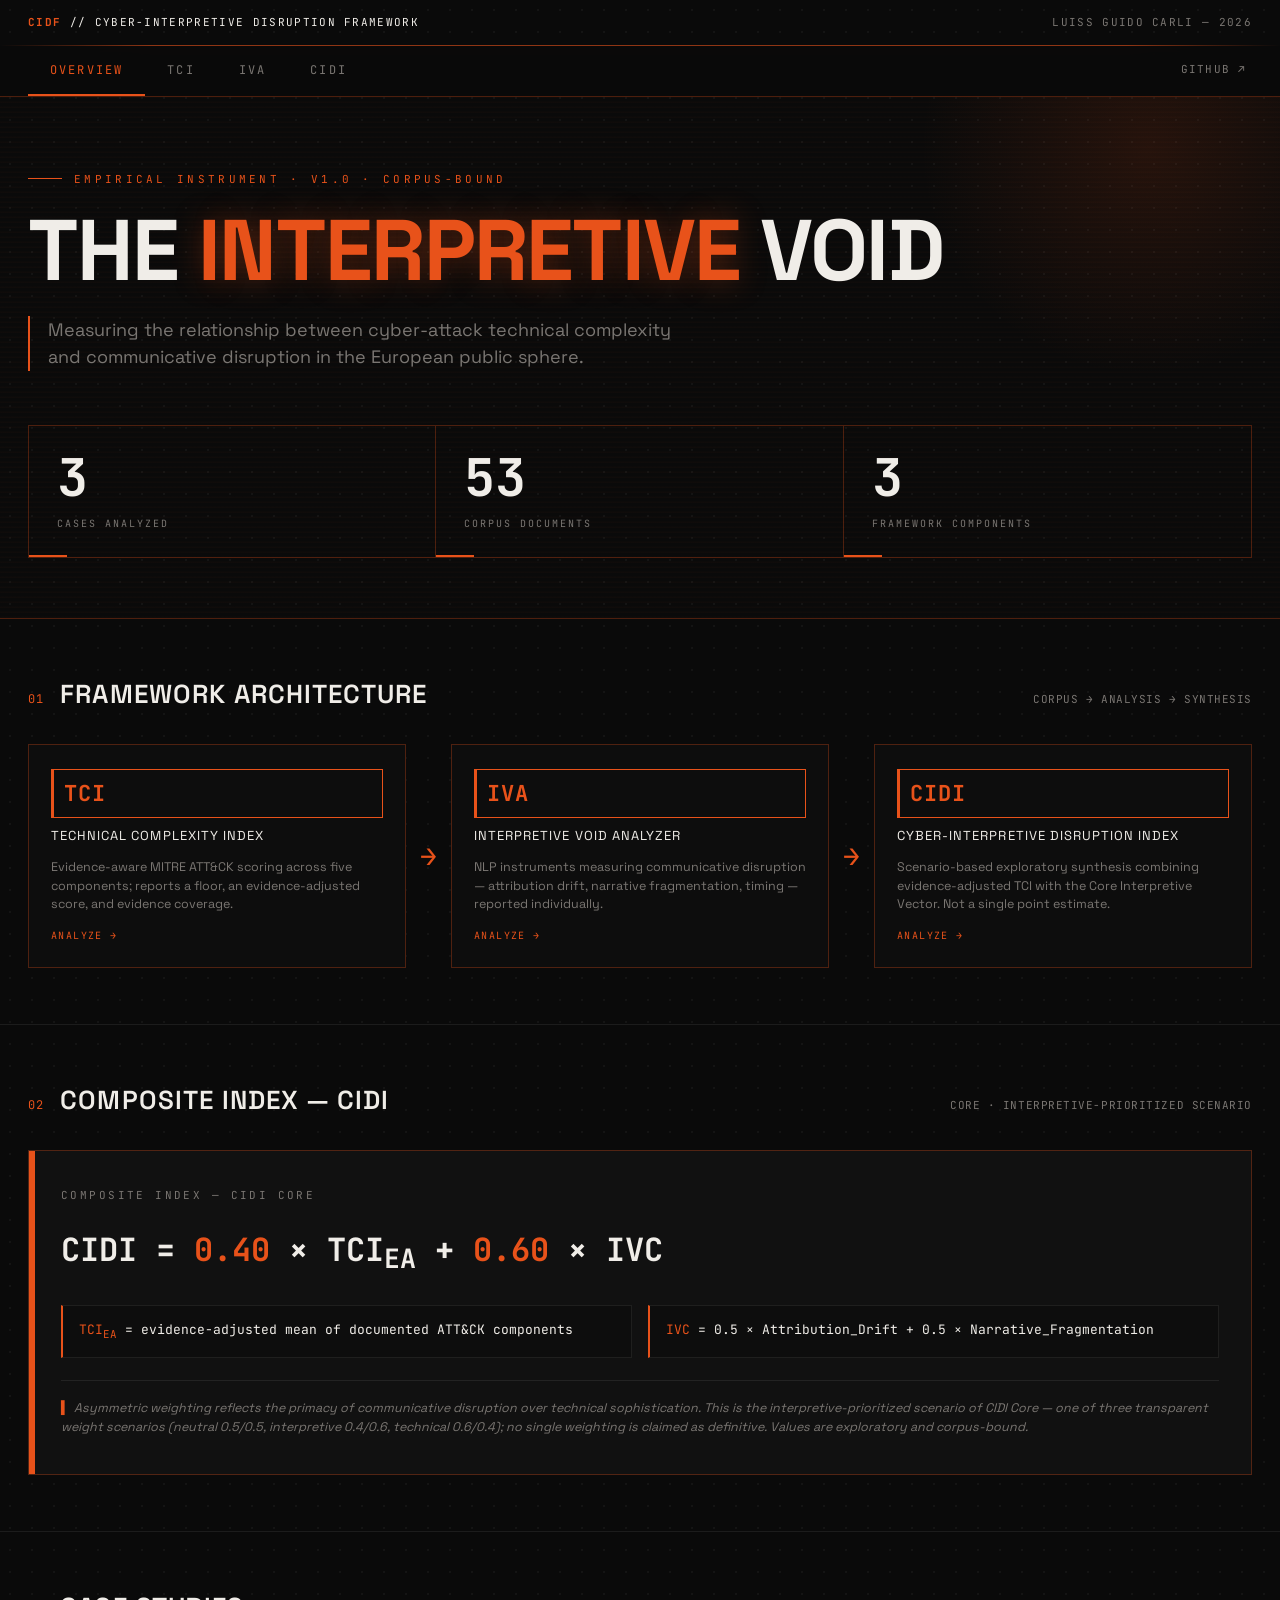
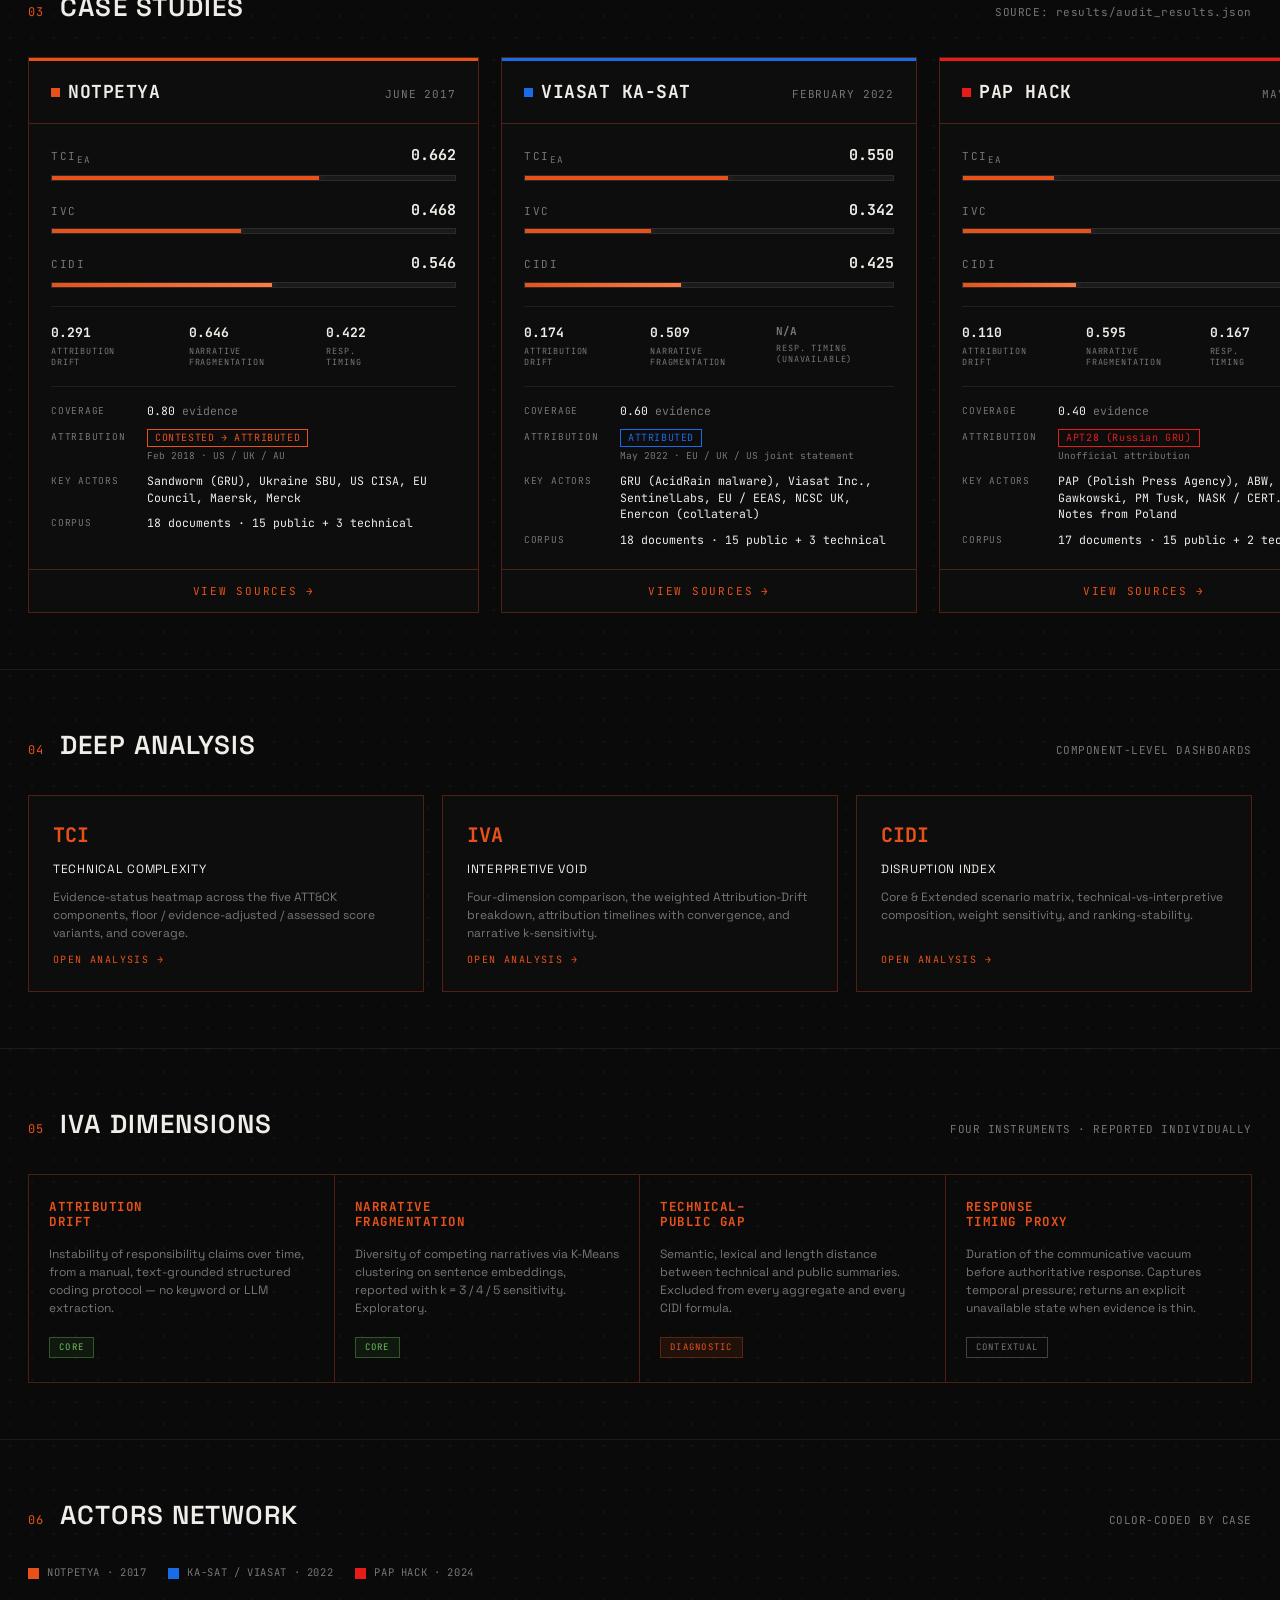
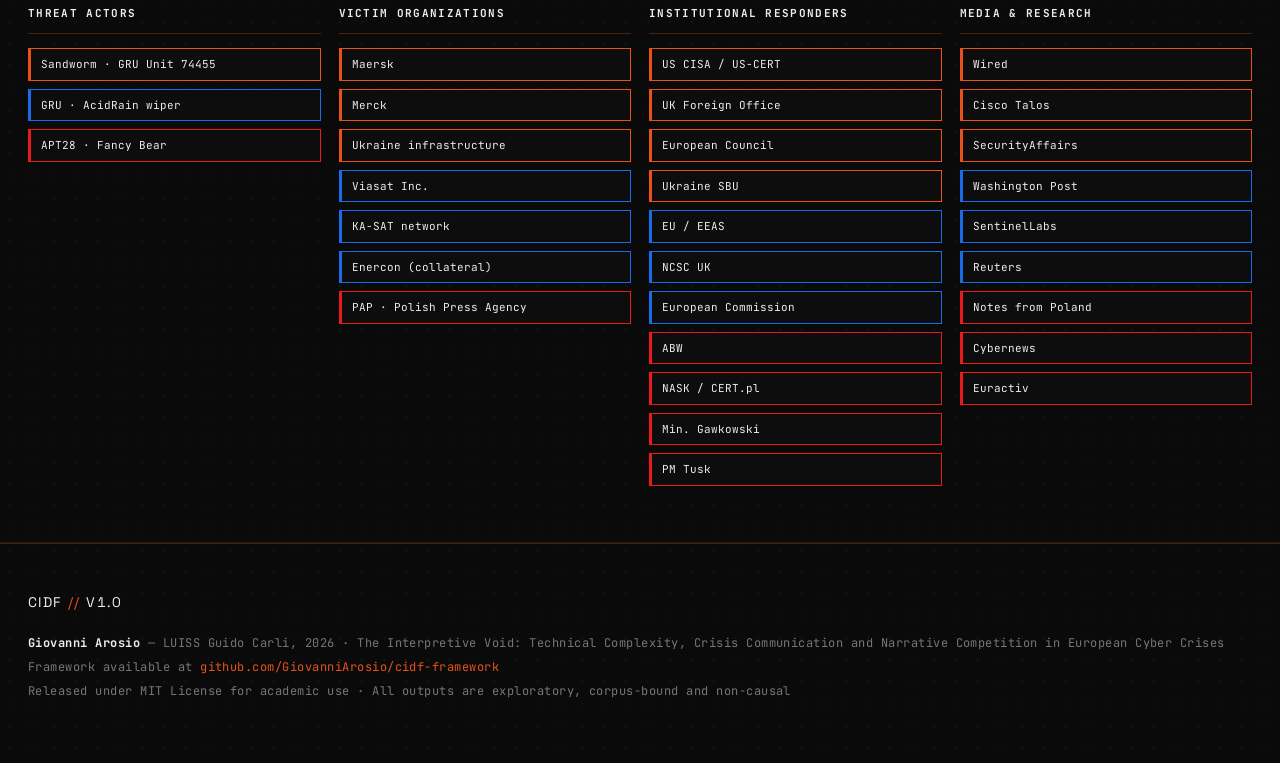
<file: dashboard/index.html>
<!DOCTYPE html>
<html lang="en">
<head>
<meta charset="UTF-8">
<meta name="viewport" content="width=device-width, initial-scale=1.0">
<title>CIDF — Cyber-Interpretive Disruption Framework</title>
<meta name="description" content="CIDF — measuring the relationship between cyber-attack technical complexity and communicative disruption in the European public sphere. LUISS Guido Carli, 2026.">
<link rel="preconnect" href="https://fonts.googleapis.com">
<link rel="preconnect" href="https://fonts.gstatic.com" crossorigin>
<link href="https://fonts.googleapis.com/css2?family=Space+Grotesk:wght@400;500;600;700&family=JetBrains+Mono:wght@400;500;700&display=swap" rel="stylesheet">
<link rel="stylesheet" href="assets/cidf.css">
</head>
<body data-page="overview">
<a class="skip" href="#main">Skip to main content</a>

<div class="topbar">
  <div class="left mono caps"><b>CIDF</b> // Cyber-Interpretive Disruption Framework</div>
  <div class="right mono caps">LUISS Guido Carli — 2026</div>
</div>
<div class="rule"></div>

<nav class="mainnav" aria-label="Primary">
  <div class="navwrap">
    <a href="index.html" data-nav="overview">Overview</a>
    <a href="tci.html" data-nav="tci">TCI</a>
    <a href="iva.html" data-nav="iva">IVA</a>
    <a href="cidi.html" data-nav="cidi">CIDI</a>
    <span class="nav-spacer"><a class="nav-gh mono" href="https://github.com/GiovanniArosio/cidf-framework" target="_blank" rel="noopener">GITHUB ↗</a></span>
  </div>
</nav>

<main id="main">
  <header class="hero">
    <div class="wrap">
      <div class="kicker">Empirical Instrument · v1.0 · Corpus-Bound</div>
      <h1>The <span class="void">Interpretive</span> Void</h1>
      <p class="sub">Measuring the relationship between cyber-attack technical complexity and communicative disruption in the European public sphere.</p>
      <div class="stats">
        <div class="stat"><div class="num" data-target="3">0</div><div class="lbl">Cases Analyzed</div></div>
        <div class="stat"><div class="num" data-target="53">0</div><div class="lbl">Corpus Documents</div></div>
        <div class="stat"><div class="num" data-target="3">0</div><div class="lbl">Framework Components</div></div>
      </div>
    </div>
  </header>

  <section>
    <div class="wrap">
      <div class="sec-head"><span class="idx">01</span><h2>Framework Architecture</h2><span class="note mono">CORPUS → ANALYSIS → SYNTHESIS</span></div>
      <div class="arch">
        <a class="arch-box" href="tci.html"><div class="tag">TCI</div><div class="name">Technical Complexity Index</div><div class="desc">Evidence-aware MITRE ATT&amp;CK scoring across five components; reports a floor, an evidence-adjusted score, and evidence coverage.</div><div class="go">Analyze →</div></a>
        <div class="arch-arrow">→</div>
        <a class="arch-box" href="iva.html"><div class="tag">IVA</div><div class="name">Interpretive Void Analyzer</div><div class="desc">NLP instruments measuring communicative disruption — attribution drift, narrative fragmentation, timing — reported individually.</div><div class="go">Analyze →</div></a>
        <div class="arch-arrow">→</div>
        <a class="arch-box" href="cidi.html"><div class="tag">CIDI</div><div class="name">Cyber-Interpretive Disruption Index</div><div class="desc">Scenario-based exploratory synthesis combining evidence-adjusted TCI with the Core Interpretive Vector. Not a single point estimate.</div><div class="go">Analyze →</div></a>
      </div>
    </div>
  </section>

  <section>
    <div class="wrap">
      <div class="sec-head"><span class="idx">02</span><h2>Composite Index — CIDI</h2><span class="note mono">CORE · INTERPRETIVE-PRIORITIZED SCENARIO</span></div>
      <div class="formula">
        <div class="ftitle">Composite Index — CIDI Core</div>
        <div class="main-eq">CIDI = <b>0.40</b> × TCI<sub>EA</sub> + <b>0.60</b> × IVC</div>
        <div class="subs">
          <div class="sub-eq"><span class="k">TCI<sub>EA</sub></span> = evidence-adjusted mean of documented ATT&amp;CK components</div>
          <div class="sub-eq"><span class="k">IVC</span> = 0.5 × Attribution_Drift + 0.5 × Narrative_Fragmentation</div>
        </div>
        <div class="annot">Asymmetric weighting reflects the primacy of communicative disruption over technical sophistication. This is the interpretive-prioritized scenario of CIDI Core — one of three transparent weight scenarios (neutral 0.5/0.5, interpretive 0.4/0.6, technical 0.6/0.4); no single weighting is claimed as definitive. Values are exploratory and corpus-bound.</div>
      </div>
    </div>
  </section>

  <section>
    <div class="wrap">
      <div class="sec-head"><span class="idx">03</span><h2>Case Studies</h2><span class="note mono">SOURCE: results/audit_results.json</span></div>
      <div class="cases" id="cases"></div>
    </div>
  </section>

  <section>
    <div class="wrap">
      <div class="sec-head"><span class="idx">04</span><h2>Deep Analysis</h2><span class="note mono">COMPONENT-LEVEL DASHBOARDS</span></div>
      <div class="xpages">
        <a class="xcard" href="tci.html"><div class="xt">TCI</div><div class="xn">Technical Complexity</div><div class="xd">Evidence-status heatmap across the five ATT&amp;CK components, floor / evidence-adjusted / assessed score variants, and coverage.</div><div class="xgo">Open analysis →</div></a>
        <a class="xcard" href="iva.html"><div class="xt">IVA</div><div class="xn">Interpretive Void</div><div class="xd">Four-dimension comparison, the weighted Attribution-Drift breakdown, attribution timelines with convergence, and narrative k-sensitivity.</div><div class="xgo">Open analysis →</div></a>
        <a class="xcard" href="cidi.html"><div class="xt">CIDI</div><div class="xn">Disruption Index</div><div class="xd">Core &amp; Extended scenario matrix, technical-vs-interpretive composition, weight sensitivity, and ranking-stability.</div><div class="xgo">Open analysis →</div></a>
      </div>
    </div>
  </section>

  <section>
    <div class="wrap">
      <div class="sec-head"><span class="idx">05</span><h2>IVA Dimensions</h2><span class="note mono">FOUR INSTRUMENTS · REPORTED INDIVIDUALLY</span></div>
      <div class="methods">
        <div class="method"><div class="mlabel">Attribution<br>Drift</div><div class="mdesc">Instability of responsibility claims over time, from a manual, text-grounded structured coding protocol — no keyword or LLM extraction.</div><span class="mbadge core">CORE</span></div>
        <div class="method"><div class="mlabel">Narrative<br>Fragmentation</div><div class="mdesc">Diversity of competing narratives via K-Means clustering on sentence embeddings, reported with k = 3 / 4 / 5 sensitivity. Exploratory.</div><span class="mbadge core">CORE</span></div>
        <div class="method"><div class="mlabel">Technical–<br>Public Gap</div><div class="mdesc">Semantic, lexical and length distance between technical and public summaries. Excluded from every aggregate and every CIDI formula.</div><span class="mbadge diagnostic">DIAGNOSTIC</span></div>
        <div class="method"><div class="mlabel">Response<br>Timing Proxy</div><div class="mdesc">Duration of the communicative vacuum before authoritative response. Captures temporal pressure; returns an explicit unavailable state when evidence is thin.</div><span class="mbadge contextual">CONTEXTUAL</span></div>
      </div>
    </div>
  </section>

  <section>
    <div class="wrap">
      <div class="sec-head"><span class="idx">06</span><h2>Actors Network</h2><span class="note mono">COLOR-CODED BY CASE</span></div>
      <div class="legend-row">
        <span><i style="background:#E8521A"></i>NotPetya · 2017</span>
        <span><i style="background:#1A6BE8"></i>KA-SAT / Viasat · 2022</span>
        <span><i style="background:#E81A1A"></i>PAP Hack · 2024</span>
      </div>
      <div class="net" id="net"></div>
    </div>
  </section>
</main>

<footer>
  <div class="wrap">
    <div class="fbig">CIDF <span class="accent">//</span> v1.0</div>
    <div class="frow"><b>Giovanni Arosio</b> — LUISS Guido Carli, 2026 · The Interpretive Void: Technical Complexity, Crisis Communication and Narrative Competition in European Cyber Crises</div>
    <div class="frow">Framework available at <a href="https://github.com/GiovanniArosio/cidf-framework" target="_blank" rel="noopener">github.com/GiovanniArosio/cidf-framework</a></div>
    <div class="frow dim">Released under MIT License for academic use · All outputs are exploratory, corpus-bound and non-causal</div>
  </div>
</footer>

<script src="assets/cidf.js"></script>
</body>
</html>
</file>
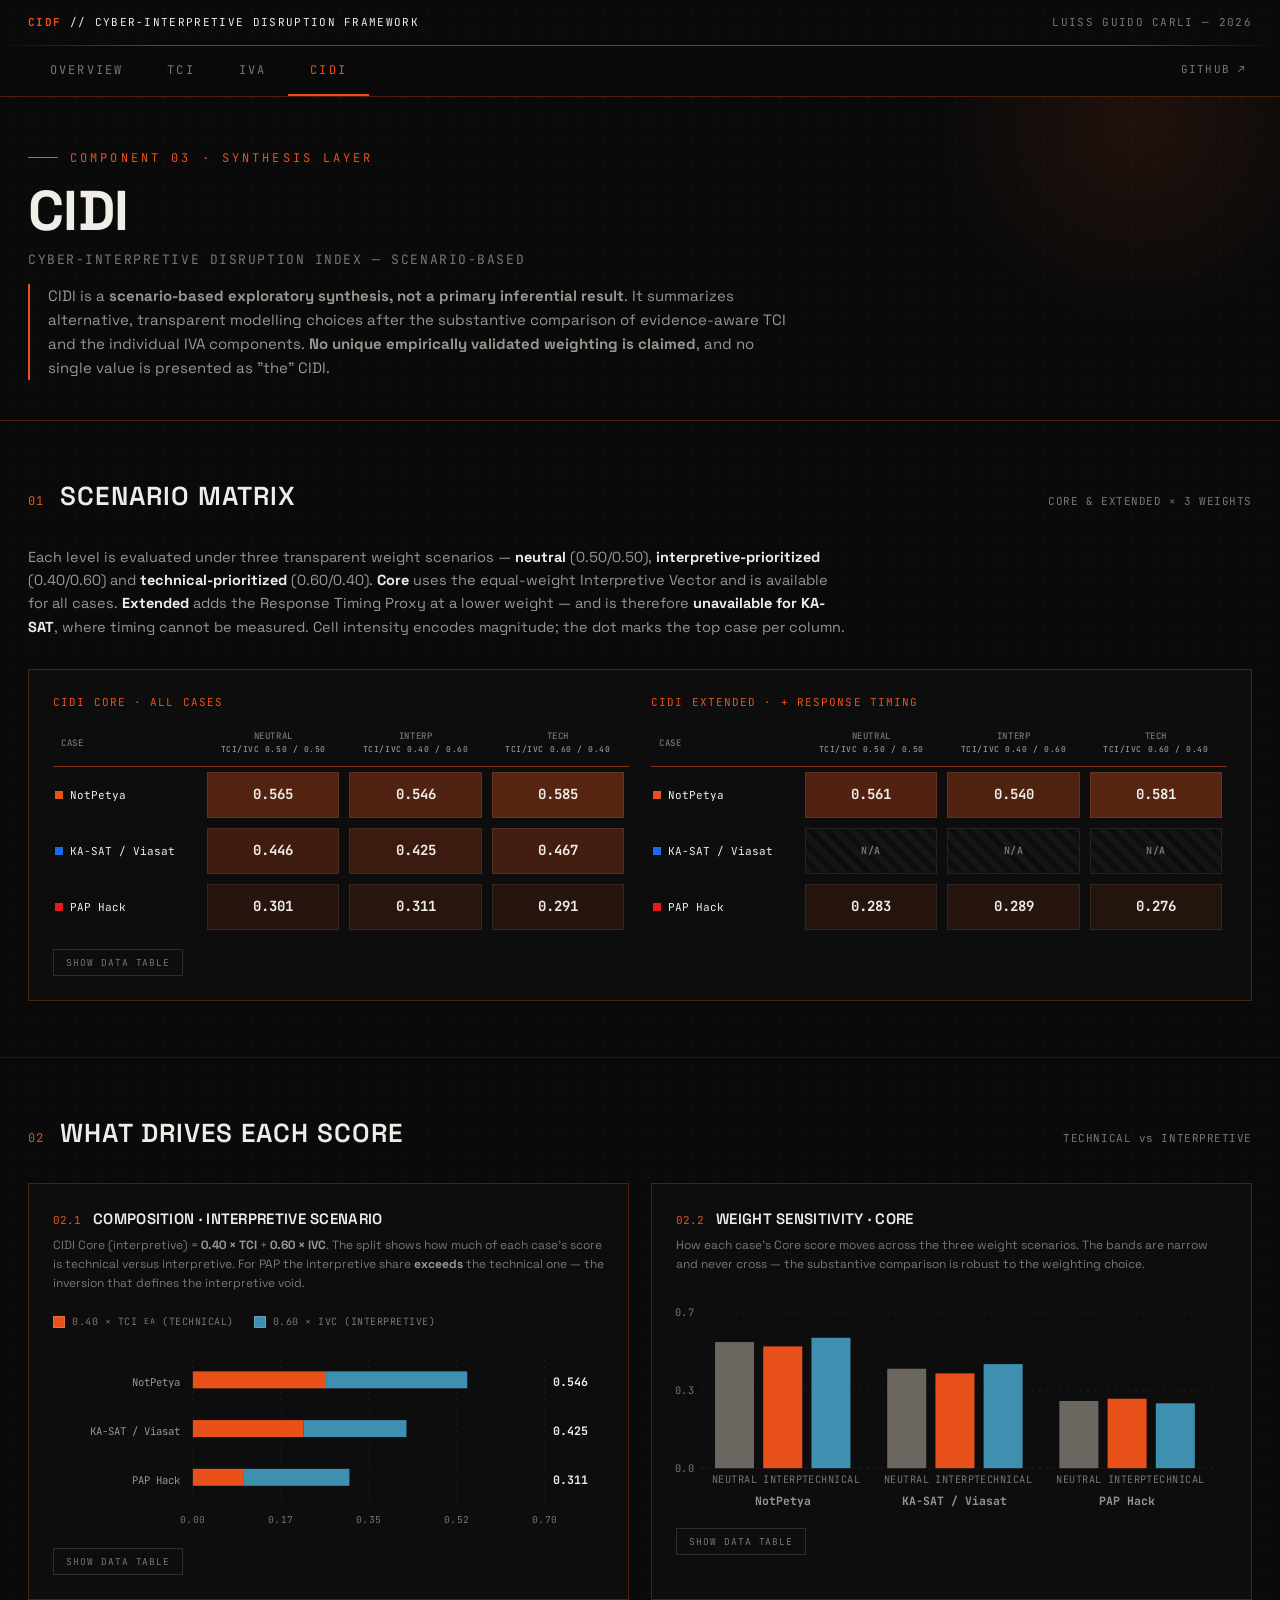
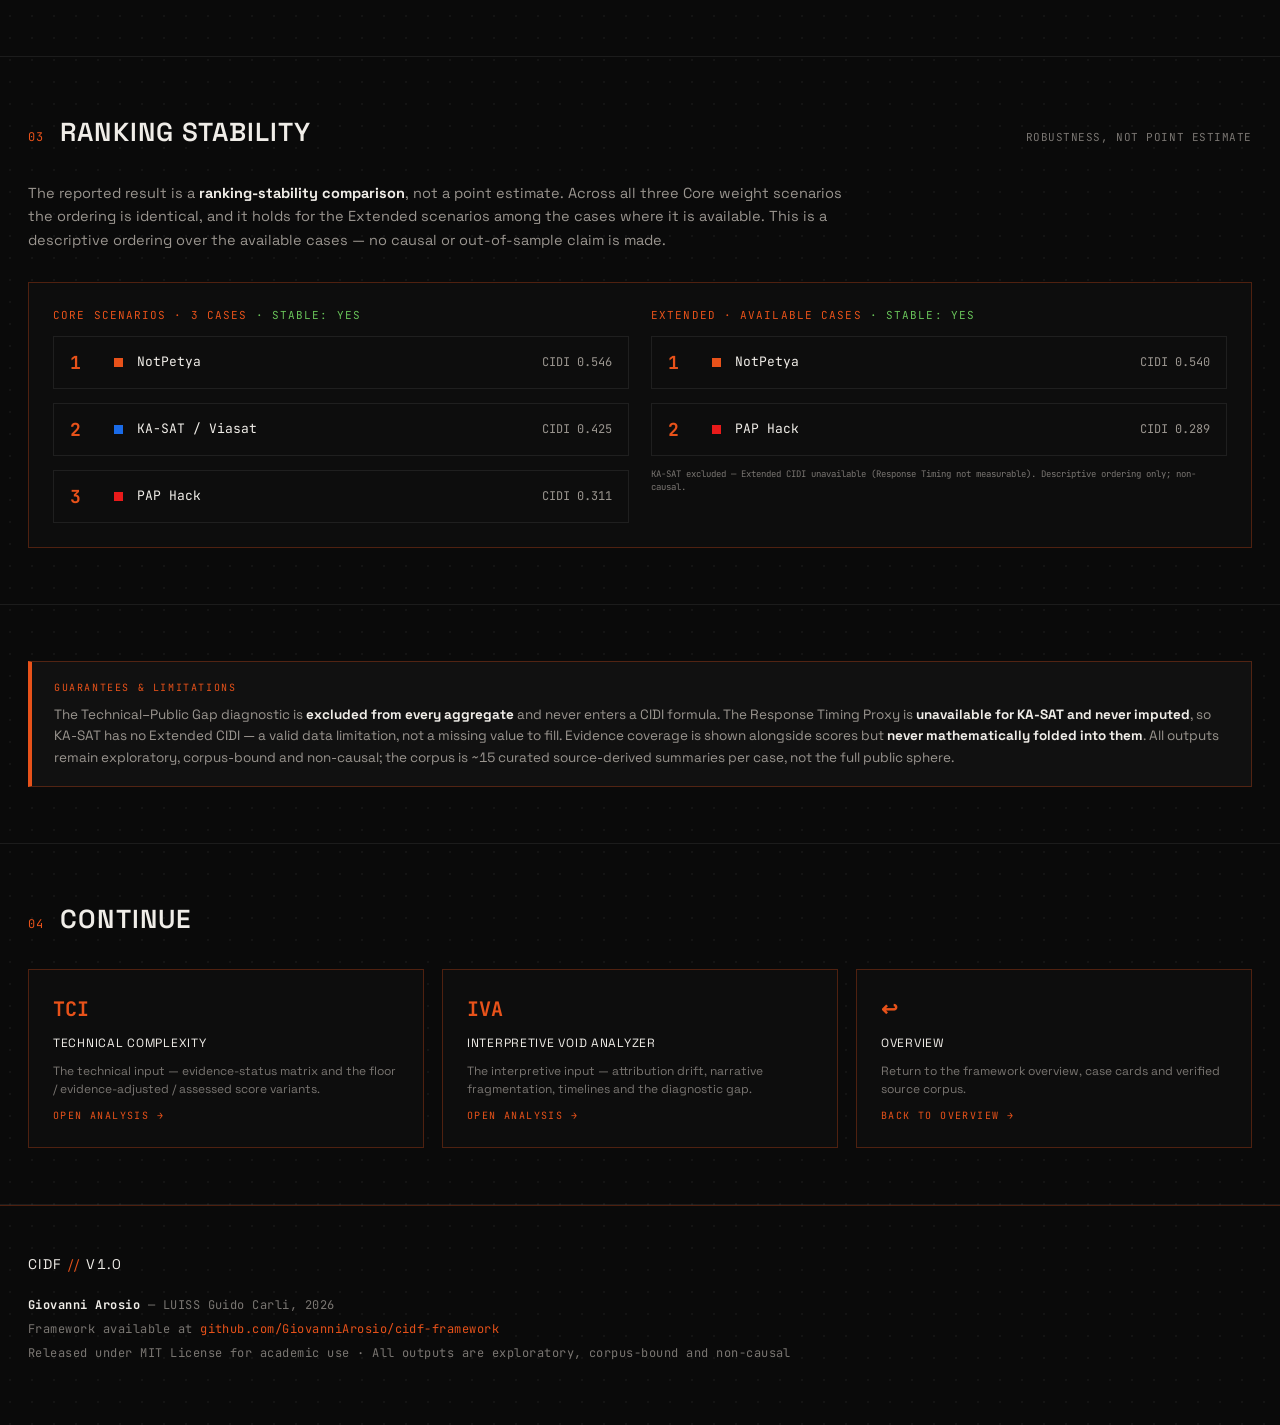
<file: dashboard/cidi.html>
<!DOCTYPE html>
<html lang="en">
<head>
<meta charset="UTF-8">
<meta name="viewport" content="width=device-width, initial-scale=1.0">
<title>CIDI — Cyber-Interpretive Disruption Index · CIDF</title>
<meta name="description" content="Cyber-Interpretive Disruption Index — scenario-based synthesis of evidence-adjusted TCI and the Interpretive Vector, with ranking-stability analysis.">
<link rel="preconnect" href="https://fonts.googleapis.com">
<link rel="preconnect" href="https://fonts.gstatic.com" crossorigin>
<link href="https://fonts.googleapis.com/css2?family=Space+Grotesk:wght@400;500;600;700&family=JetBrains+Mono:wght@400;500;700&display=swap" rel="stylesheet">
<link rel="stylesheet" href="assets/cidf.css">
</head>
<body data-page="cidi">
<a class="skip" href="#main">Skip to main content</a>

<div class="topbar">
  <div class="left mono caps"><b>CIDF</b> // Cyber-Interpretive Disruption Framework</div>
  <div class="right mono caps">LUISS Guido Carli — 2026</div>
</div>
<div class="rule"></div>

<nav class="mainnav" aria-label="Primary">
  <div class="navwrap">
    <a href="index.html" data-nav="overview">Overview</a>
    <a href="tci.html" data-nav="tci">TCI</a>
    <a href="iva.html" data-nav="iva">IVA</a>
    <a href="cidi.html" data-nav="cidi">CIDI</a>
    <span class="nav-spacer"><a class="nav-gh mono" href="https://github.com/GiovanniArosio/cidf-framework" target="_blank" rel="noopener">GITHUB ↗</a></span>
  </div>
</nav>

<main id="main">
  <header class="phero">
    <div class="wrap">
      <div class="ptag">Component 03 · Synthesis Layer</div>
      <h1>CIDI<small>Cyber-Interpretive Disruption Index — scenario-based</small></h1>
      <p class="pdesc">CIDI is a <b>scenario-based exploratory synthesis, not a primary inferential result</b>. It summarizes alternative, transparent modelling choices after the substantive comparison of evidence-aware TCI and the individual IVA components. <b>No unique empirically validated weighting is claimed</b>, and no single value is presented as "the" CIDI.</p>
    </div>
  </header>

  <section>
    <div class="wrap">
      <div class="sec-head"><span class="idx">01</span><h2>Scenario matrix</h2><span class="note mono">CORE &amp; EXTENDED × 3 WEIGHTS</span></div>
      <p class="lead">Each level is evaluated under three transparent weight scenarios — <b>neutral</b> (0.50/0.50), <b>interpretive-prioritized</b> (0.40/0.60) and <b>technical-prioritized</b> (0.60/0.40). <b>Core</b> uses the equal-weight Interpretive Vector and is available for all cases. <b>Extended</b> adds the Response Timing Proxy at a lower weight — and is therefore <b>unavailable for KA-SAT</b>, where timing cannot be measured. Cell intensity encodes magnitude; the dot marks the top case per column.</p>
      <div class="panel"><div data-chart="cidi-matrix"></div></div>
    </div>
  </section>

  <section>
    <div class="wrap">
      <div class="sec-head"><span class="idx">02</span><h2>What drives each score</h2><span class="note mono">TECHNICAL vs INTERPRETIVE</span></div>
      <div class="grid-2">
        <div class="panel">
          <div class="panel-head"><span class="pno">02.1</span><h3>Composition · interpretive scenario</h3></div>
          <div class="panel-sub">CIDI Core (interpretive) = <b>0.40 × TCI</b> + <b>0.60 × IVC</b>. The split shows how much of each case's score is technical versus interpretive. For PAP the interpretive share <b>exceeds</b> the technical one — the inversion that defines the interpretive void.</div>
          <div data-chart="cidi-composition"></div>
        </div>
        <div class="panel">
          <div class="panel-head"><span class="pno">02.2</span><h3>Weight sensitivity · Core</h3></div>
          <div class="panel-sub">How each case's Core score moves across the three weight scenarios. The bands are narrow and never cross — the substantive comparison is robust to the weighting choice.</div>
          <div data-chart="cidi-sensitivity"></div>
        </div>
      </div>
    </div>
  </section>

  <section>
    <div class="wrap">
      <div class="sec-head"><span class="idx">03</span><h2>Ranking stability</h2><span class="note mono">ROBUSTNESS, NOT POINT ESTIMATE</span></div>
      <p class="lead">The reported result is a <b>ranking-stability comparison</b>, not a point estimate. Across all three Core weight scenarios the ordering is identical, and it holds for the Extended scenarios among the cases where it is available. This is a descriptive ordering over the available cases — no causal or out-of-sample claim is made.</p>
      <div class="panel"><div data-chart="cidi-ranking"></div></div>
    </div>
  </section>

  <section>
    <div class="wrap">
      <div class="insight">
        <span class="ih">Guarantees &amp; limitations</span>
        The Technical–Public Gap diagnostic is <b>excluded from every aggregate</b> and never enters a CIDI formula. The Response Timing Proxy is <b>unavailable for KA-SAT and never imputed</b>, so KA-SAT has no Extended CIDI — a valid data limitation, not a missing value to fill. Evidence coverage is shown alongside scores but <b>never mathematically folded into them</b>. All outputs remain exploratory, corpus-bound and non-causal; the corpus is ~15 curated source-derived summaries per case, not the full public sphere.
      </div>
    </div>
  </section>

  <section>
    <div class="wrap">
      <div class="sec-head"><span class="idx">04</span><h2>Continue</h2></div>
      <div class="xpages">
        <a class="xcard" href="tci.html"><div class="xt">TCI</div><div class="xn">Technical Complexity</div><div class="xd">The technical input — evidence-status matrix and the floor / evidence-adjusted / assessed score variants.</div><div class="xgo">Open analysis →</div></a>
        <a class="xcard" href="iva.html"><div class="xt">IVA</div><div class="xn">Interpretive Void Analyzer</div><div class="xd">The interpretive input — attribution drift, narrative fragmentation, timelines and the diagnostic gap.</div><div class="xgo">Open analysis →</div></a>
        <a class="xcard" href="index.html"><div class="xt">↩</div><div class="xn">Overview</div><div class="xd">Return to the framework overview, case cards and verified source corpus.</div><div class="xgo">Back to overview →</div></a>
      </div>
    </div>
  </section>
</main>

<footer>
  <div class="wrap">
    <div class="fbig">CIDF <span class="accent">//</span> v1.0</div>
    <div class="frow"><b>Giovanni Arosio</b> — LUISS Guido Carli, 2026</div>
    <div class="frow">Framework available at <a href="https://github.com/GiovanniArosio/cidf-framework" target="_blank" rel="noopener">github.com/GiovanniArosio/cidf-framework</a></div>
    <div class="frow dim">Released under MIT License for academic use · All outputs are exploratory, corpus-bound and non-causal</div>
  </div>
</footer>

<script src="assets/cidf.js"></script>
</body>
</html>
</file>
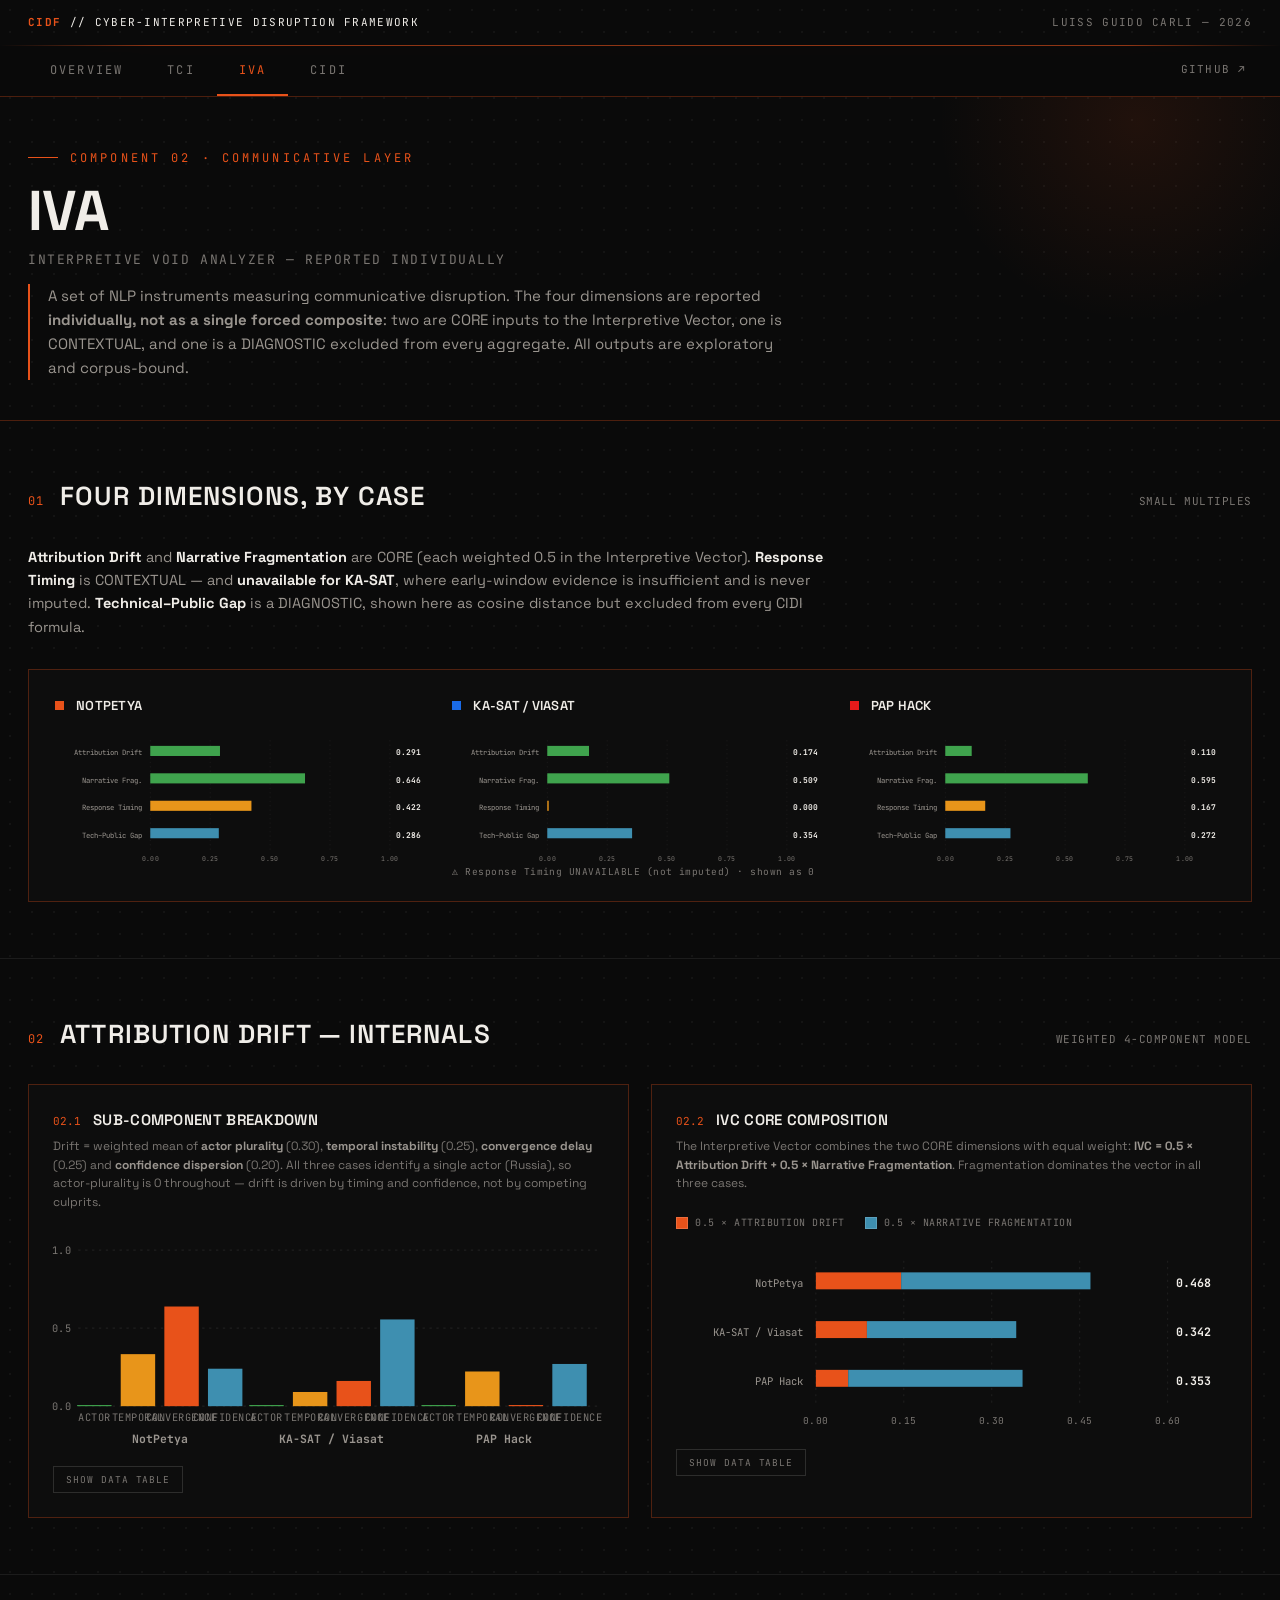
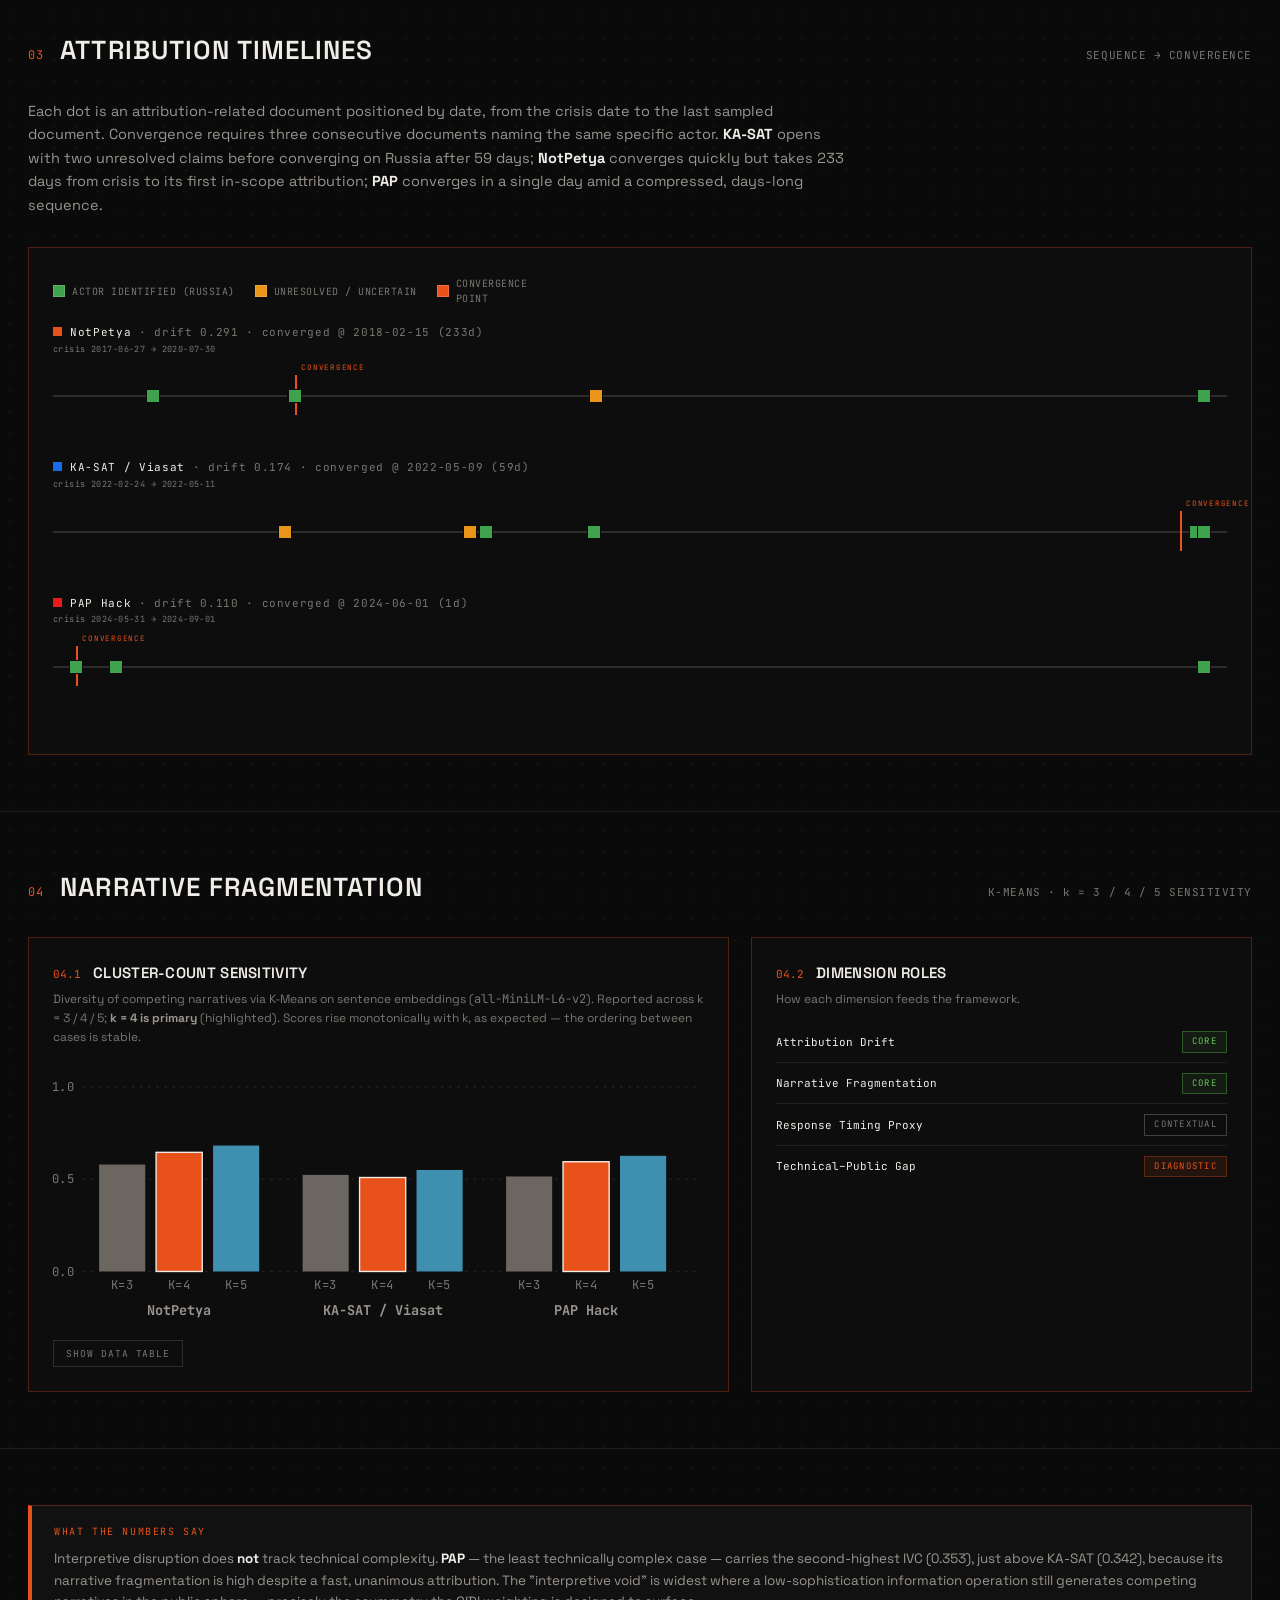
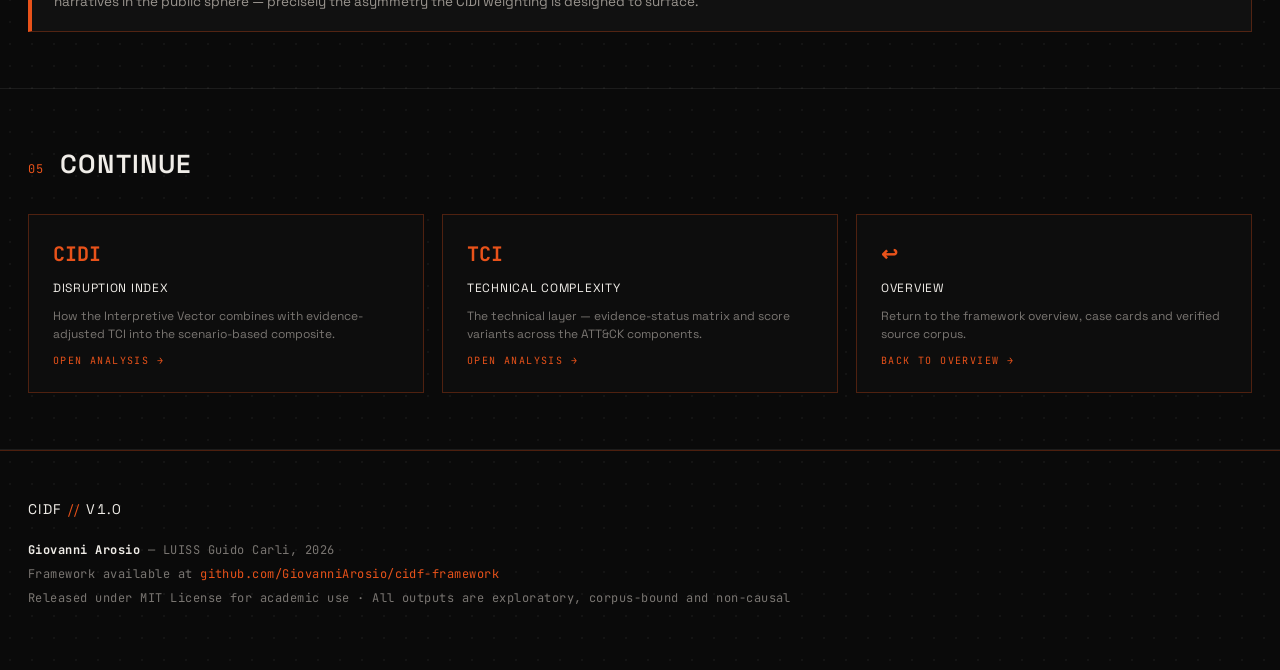
<file: dashboard/iva.html>
<!DOCTYPE html>
<html lang="en">
<head>
<meta charset="UTF-8">
<meta name="viewport" content="width=device-width, initial-scale=1.0">
<title>IVA — Interpretive Void Analyzer · CIDF</title>
<meta name="description" content="Interpretive Void Analyzer — attribution drift, narrative fragmentation, response timing and the technical–public gap across three European cyber crises.">
<link rel="preconnect" href="https://fonts.googleapis.com">
<link rel="preconnect" href="https://fonts.gstatic.com" crossorigin>
<link href="https://fonts.googleapis.com/css2?family=Space+Grotesk:wght@400;500;600;700&family=JetBrains+Mono:wght@400;500;700&display=swap" rel="stylesheet">
<link rel="stylesheet" href="assets/cidf.css">
</head>
<body data-page="iva">
<a class="skip" href="#main">Skip to main content</a>

<div class="topbar">
  <div class="left mono caps"><b>CIDF</b> // Cyber-Interpretive Disruption Framework</div>
  <div class="right mono caps">LUISS Guido Carli — 2026</div>
</div>
<div class="rule"></div>

<nav class="mainnav" aria-label="Primary">
  <div class="navwrap">
    <a href="index.html" data-nav="overview">Overview</a>
    <a href="tci.html" data-nav="tci">TCI</a>
    <a href="iva.html" data-nav="iva">IVA</a>
    <a href="cidi.html" data-nav="cidi">CIDI</a>
    <span class="nav-spacer"><a class="nav-gh mono" href="https://github.com/GiovanniArosio/cidf-framework" target="_blank" rel="noopener">GITHUB ↗</a></span>
  </div>
</nav>

<main id="main">
  <header class="phero">
    <div class="wrap">
      <div class="ptag">Component 02 · Communicative Layer</div>
      <h1>IVA<small>Interpretive Void Analyzer — reported individually</small></h1>
      <p class="pdesc">A set of NLP instruments measuring communicative disruption. The four dimensions are reported <b>individually, not as a single forced composite</b>: two are CORE inputs to the Interpretive Vector, one is CONTEXTUAL, and one is a DIAGNOSTIC excluded from every aggregate. All outputs are exploratory and corpus-bound.</p>
    </div>
  </header>

  <section>
    <div class="wrap">
      <div class="sec-head"><span class="idx">01</span><h2>Four dimensions, by case</h2><span class="note mono">SMALL MULTIPLES</span></div>
      <p class="lead"><b>Attribution Drift</b> and <b>Narrative Fragmentation</b> are CORE (each weighted 0.5 in the Interpretive Vector). <b>Response Timing</b> is CONTEXTUAL — and <b>unavailable for KA-SAT</b>, where early-window evidence is insufficient and is never imputed. <b>Technical–Public Gap</b> is a DIAGNOSTIC, shown here as cosine distance but excluded from every CIDI formula.</p>
      <div class="panel tall"><div data-chart="iva-dimensions"></div></div>
    </div>
  </section>

  <section>
    <div class="wrap">
      <div class="sec-head"><span class="idx">02</span><h2>Attribution Drift — internals</h2><span class="note mono">WEIGHTED 4-COMPONENT MODEL</span></div>
      <div class="grid-2">
        <div class="panel">
          <div class="panel-head"><span class="pno">02.1</span><h3>Sub-component breakdown</h3></div>
          <div class="panel-sub">Drift = weighted mean of <b>actor plurality</b> (0.30), <b>temporal instability</b> (0.25), <b>convergence delay</b> (0.25) and <b>confidence dispersion</b> (0.20). All three cases identify a single actor (Russia), so actor-plurality is 0 throughout — drift is driven by timing and confidence, not by competing culprits.</div>
          <div data-chart="iva-attrdrift"></div>
        </div>
        <div class="panel">
          <div class="panel-head"><span class="pno">02.2</span><h3>IVC core composition</h3></div>
          <div class="panel-sub">The Interpretive Vector combines the two CORE dimensions with equal weight: <b>IVC = 0.5 × Attribution Drift + 0.5 × Narrative Fragmentation</b>. Fragmentation dominates the vector in all three cases.</div>
          <div data-chart="iva-ivc"></div>
        </div>
      </div>
    </div>
  </section>

  <section>
    <div class="wrap">
      <div class="sec-head"><span class="idx">03</span><h2>Attribution timelines</h2><span class="note mono">SEQUENCE → CONVERGENCE</span></div>
      <p class="lead">Each dot is an attribution-related document positioned by date, from the crisis date to the last sampled document. Convergence requires three consecutive documents naming the same specific actor. <b>KA-SAT</b> opens with two unresolved claims before converging on Russia after 59 days; <b>NotPetya</b> converges quickly but takes 233 days from crisis to its first in-scope attribution; <b>PAP</b> converges in a single day amid a compressed, days-long sequence.</p>
      <div class="panel"><div data-chart="iva-timelines"></div></div>
    </div>
  </section>

  <section>
    <div class="wrap">
      <div class="sec-head"><span class="idx">04</span><h2>Narrative Fragmentation</h2><span class="note mono">K-MEANS · k = 3 / 4 / 5 SENSITIVITY</span></div>
      <div class="grid-2-1">
        <div class="panel">
          <div class="panel-head"><span class="pno">04.1</span><h3>Cluster-count sensitivity</h3></div>
          <div class="panel-sub">Diversity of competing narratives via K-Means on sentence embeddings (<span class="mono">all-MiniLM-L6-v2</span>). Reported across k = 3 / 4 / 5; <b>k = 4 is primary</b> (highlighted). Scores rise monotonically with k, as expected — the ordering between cases is stable.</div>
          <div data-chart="iva-narrative"></div>
        </div>
        <div class="panel">
          <div class="panel-head"><span class="pno">04.2</span><h3>Dimension roles</h3></div>
          <div class="panel-sub">How each dimension feeds the framework.</div>
          <div style="display:flex;flex-direction:column;gap:10px">
            <div style="display:flex;justify-content:space-between;align-items:center;gap:10px;border-bottom:1px solid var(--line-faint);padding-bottom:9px"><span class="mono" style="font-size:11px">Attribution Drift</span><span class="mbadge core">CORE</span></div>
            <div style="display:flex;justify-content:space-between;align-items:center;gap:10px;border-bottom:1px solid var(--line-faint);padding-bottom:9px"><span class="mono" style="font-size:11px">Narrative Fragmentation</span><span class="mbadge core">CORE</span></div>
            <div style="display:flex;justify-content:space-between;align-items:center;gap:10px;border-bottom:1px solid var(--line-faint);padding-bottom:9px"><span class="mono" style="font-size:11px">Response Timing Proxy</span><span class="mbadge contextual">CONTEXTUAL</span></div>
            <div style="display:flex;justify-content:space-between;align-items:center;gap:10px"><span class="mono" style="font-size:11px">Technical–Public Gap</span><span class="mbadge diagnostic">DIAGNOSTIC</span></div>
          </div>
        </div>
      </div>
    </div>
  </section>

  <section>
    <div class="wrap">
      <div class="insight">
        <span class="ih">What the numbers say</span>
        Interpretive disruption does <b>not</b> track technical complexity. <b>PAP</b> — the least technically complex case — carries the second-highest IVC (0.353), just above KA-SAT (0.342), because its narrative fragmentation is high despite a fast, unanimous attribution. The "interpretive void" is widest where a low-sophistication information operation still generates competing narratives in the public sphere — precisely the asymmetry the CIDI weighting is designed to surface.
      </div>
    </div>
  </section>

  <section>
    <div class="wrap">
      <div class="sec-head"><span class="idx">05</span><h2>Continue</h2></div>
      <div class="xpages">
        <a class="xcard" href="cidi.html"><div class="xt">CIDI</div><div class="xn">Disruption Index</div><div class="xd">How the Interpretive Vector combines with evidence-adjusted TCI into the scenario-based composite.</div><div class="xgo">Open analysis →</div></a>
        <a class="xcard" href="tci.html"><div class="xt">TCI</div><div class="xn">Technical Complexity</div><div class="xd">The technical layer — evidence-status matrix and score variants across the ATT&amp;CK components.</div><div class="xgo">Open analysis →</div></a>
        <a class="xcard" href="index.html"><div class="xt">↩</div><div class="xn">Overview</div><div class="xd">Return to the framework overview, case cards and verified source corpus.</div><div class="xgo">Back to overview →</div></a>
      </div>
    </div>
  </section>
</main>

<footer>
  <div class="wrap">
    <div class="fbig">CIDF <span class="accent">//</span> v1.0</div>
    <div class="frow"><b>Giovanni Arosio</b> — LUISS Guido Carli, 2026</div>
    <div class="frow">Framework available at <a href="https://github.com/GiovanniArosio/cidf-framework" target="_blank" rel="noopener">github.com/GiovanniArosio/cidf-framework</a></div>
    <div class="frow dim">Released under MIT License for academic use · All outputs are exploratory, corpus-bound and non-causal</div>
  </div>
</footer>

<script src="assets/cidf.js"></script>
</body>
</html>
</file>
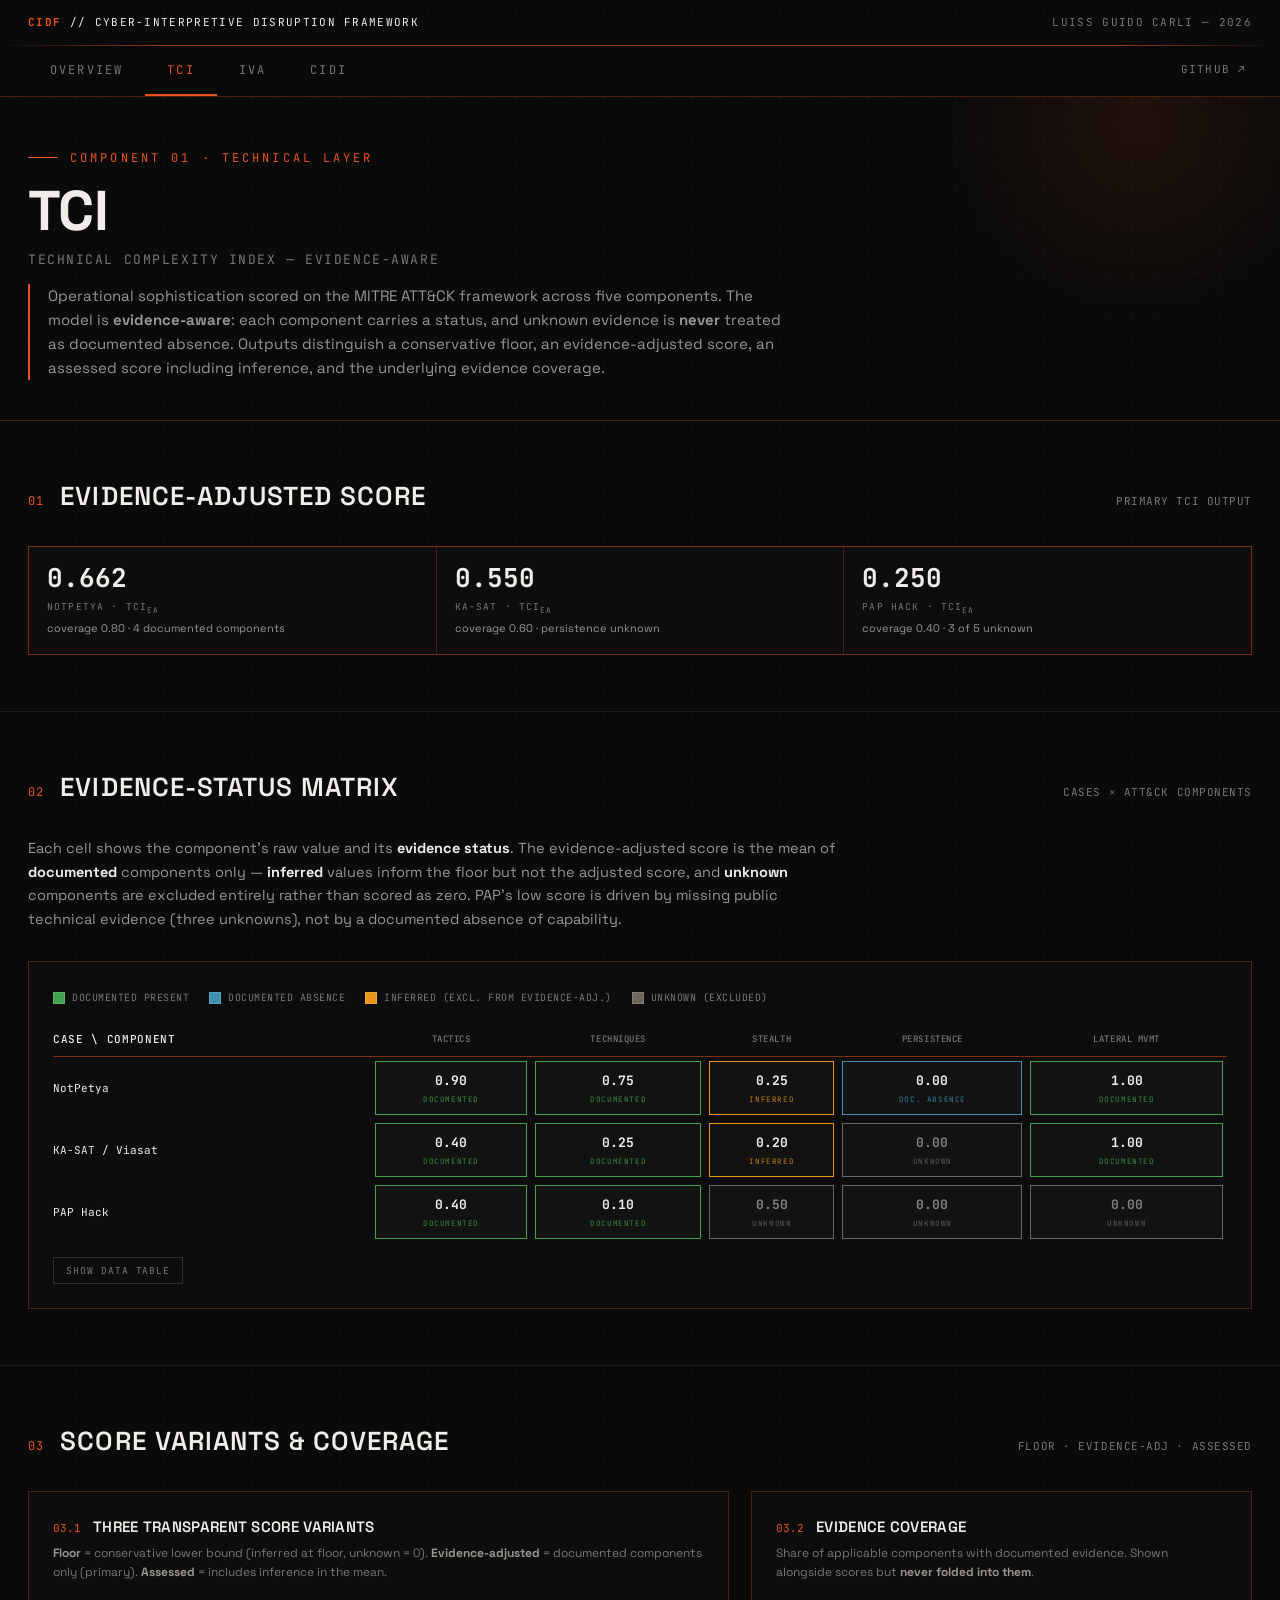
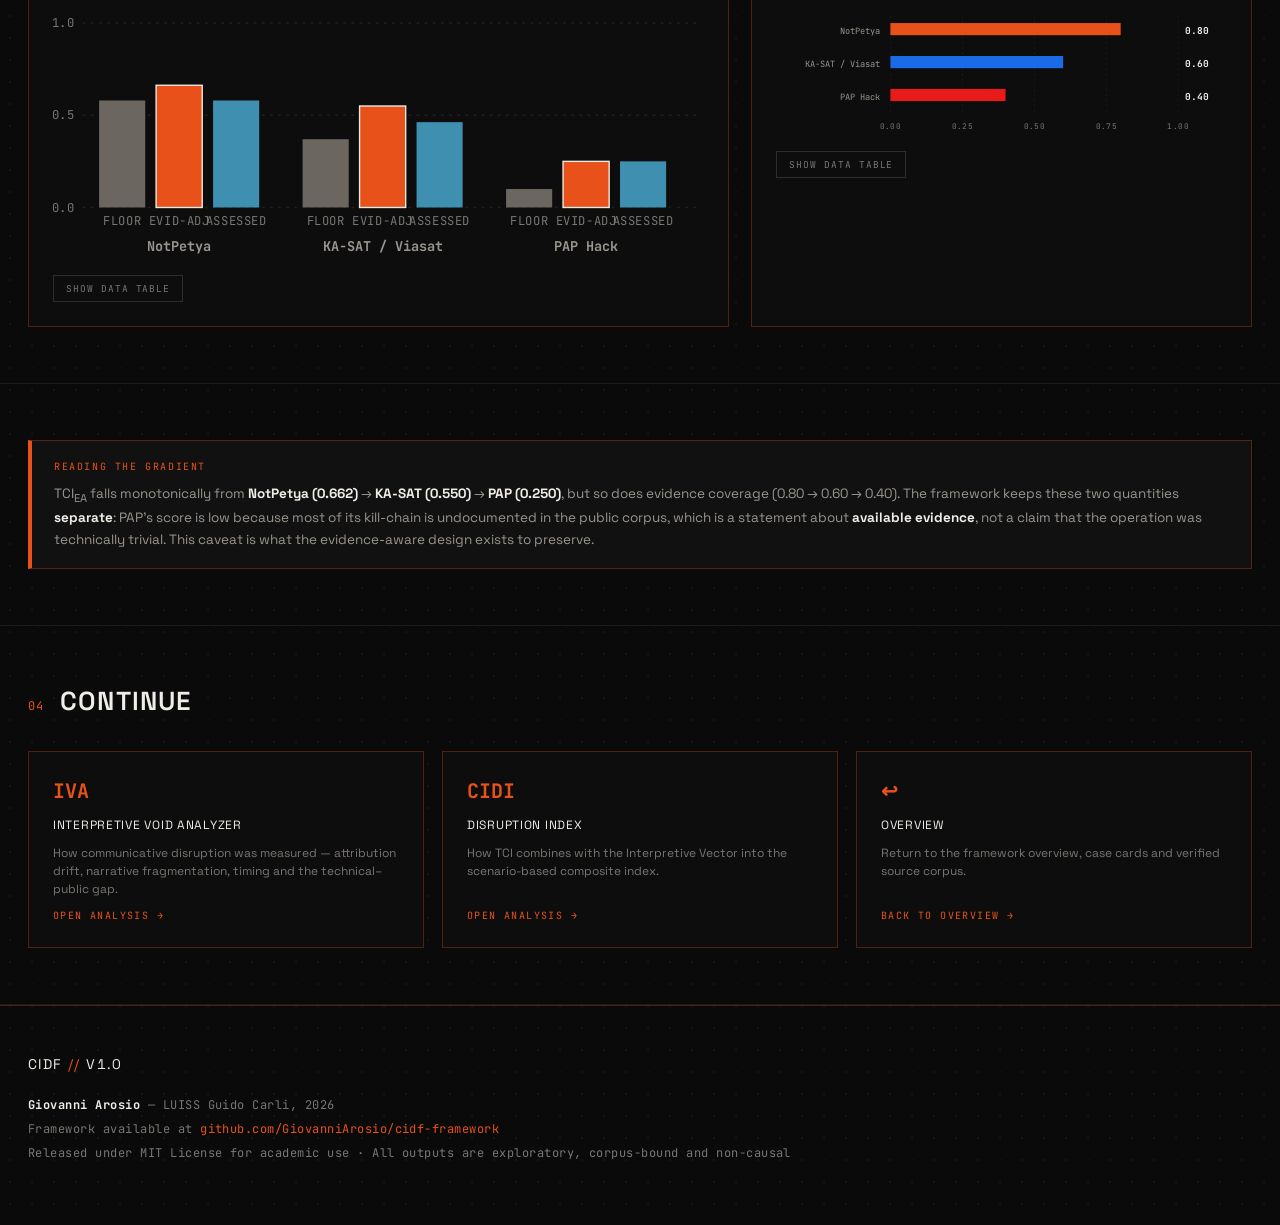
<file: dashboard/tci.html>
<!DOCTYPE html>
<html lang="en">
<head>
<meta charset="UTF-8">
<meta name="viewport" content="width=device-width, initial-scale=1.0">
<title>TCI — Technical Complexity Index · CIDF</title>
<meta name="description" content="Technical Complexity Index — evidence-aware MITRE ATT&CK scoring across five components for NotPetya, KA-SAT and PAP.">
<link rel="preconnect" href="https://fonts.googleapis.com">
<link rel="preconnect" href="https://fonts.gstatic.com" crossorigin>
<link href="https://fonts.googleapis.com/css2?family=Space+Grotesk:wght@400;500;600;700&family=JetBrains+Mono:wght@400;500;700&display=swap" rel="stylesheet">
<link rel="stylesheet" href="assets/cidf.css">
</head>
<body data-page="tci">
<a class="skip" href="#main">Skip to main content</a>

<div class="topbar">
  <div class="left mono caps"><b>CIDF</b> // Cyber-Interpretive Disruption Framework</div>
  <div class="right mono caps">LUISS Guido Carli — 2026</div>
</div>
<div class="rule"></div>

<nav class="mainnav" aria-label="Primary">
  <div class="navwrap">
    <a href="index.html" data-nav="overview">Overview</a>
    <a href="tci.html" data-nav="tci">TCI</a>
    <a href="iva.html" data-nav="iva">IVA</a>
    <a href="cidi.html" data-nav="cidi">CIDI</a>
    <span class="nav-spacer"><a class="nav-gh mono" href="https://github.com/GiovanniArosio/cidf-framework" target="_blank" rel="noopener">GITHUB ↗</a></span>
  </div>
</nav>

<main id="main">
  <header class="phero">
    <div class="wrap">
      <div class="ptag">Component 01 · Technical Layer</div>
      <h1>TCI<small>Technical Complexity Index — evidence-aware</small></h1>
      <p class="pdesc">Operational sophistication scored on the MITRE ATT&amp;CK framework across five components. The model is <b>evidence-aware</b>: each component carries a status, and unknown evidence is <b>never</b> treated as documented absence. Outputs distinguish a conservative floor, an evidence-adjusted score, an assessed score including inference, and the underlying evidence coverage.</p>
    </div>
  </header>

  <section>
    <div class="wrap">
      <div class="sec-head"><span class="idx">01</span><h2>Evidence-adjusted score</h2><span class="note mono">PRIMARY TCI OUTPUT</span></div>
      <div class="tiles">
        <div class="tile"><div class="tv">0.662</div><div class="tl2">NotPetya · TCI<sub>EA</sub></div><div class="tcap">coverage 0.80 · 4 documented components</div></div>
        <div class="tile"><div class="tv">0.550</div><div class="tl2">KA-SAT · TCI<sub>EA</sub></div><div class="tcap">coverage 0.60 · persistence unknown</div></div>
        <div class="tile"><div class="tv">0.250</div><div class="tl2">PAP Hack · TCI<sub>EA</sub></div><div class="tcap">coverage 0.40 · 3 of 5 unknown</div></div>
      </div>
    </div>
  </section>

  <section id="matrix">
    <div class="wrap">
      <div class="sec-head"><span class="idx">02</span><h2>Evidence-status matrix</h2><span class="note mono">CASES × ATT&CK COMPONENTS</span></div>
      <p class="lead">Each cell shows the component's raw value and its <b>evidence status</b>. The evidence-adjusted score is the mean of <b>documented</b> components only — <b>inferred</b> values inform the floor but not the adjusted score, and <b>unknown</b> components are excluded entirely rather than scored as zero. PAP's low score is driven by missing public technical evidence (three unknowns), not by a documented absence of capability.</p>
      <div class="panel"><div data-chart="tci-evidence"></div></div>
    </div>
  </section>

  <section>
    <div class="wrap">
      <div class="sec-head"><span class="idx">03</span><h2>Score variants &amp; coverage</h2><span class="note mono">FLOOR · EVIDENCE-ADJ · ASSESSED</span></div>
      <div class="grid-2-1">
        <div class="panel">
          <div class="panel-head"><span class="pno">03.1</span><h3>Three transparent score variants</h3></div>
          <div class="panel-sub"><b>Floor</b> = conservative lower bound (inferred at floor, unknown = 0). <b>Evidence-adjusted</b> = documented components only (primary). <b>Assessed</b> = includes inference in the mean.</div>
          <div data-chart="tci-variants"></div>
        </div>
        <div class="panel">
          <div class="panel-head"><span class="pno">03.2</span><h3>Evidence coverage</h3></div>
          <div class="panel-sub">Share of applicable components with documented evidence. Shown alongside scores but <b>never folded into them</b>.</div>
          <div data-chart="tci-coverage"></div>
        </div>
      </div>
    </div>
  </section>

  <section>
    <div class="wrap">
      <div class="insight">
        <span class="ih">Reading the gradient</span>
        TCI<sub>EA</sub> falls monotonically from <b>NotPetya (0.662)</b> → <b>KA-SAT (0.550)</b> → <b>PAP (0.250)</b>, but so does evidence coverage (0.80 → 0.60 → 0.40). The framework keeps these two quantities <b>separate</b>: PAP's score is low because most of its kill-chain is undocumented in the public corpus, which is a statement about <b>available evidence</b>, not a claim that the operation was technically trivial. This caveat is what the evidence-aware design exists to preserve.
      </div>
    </div>
  </section>

  <section>
    <div class="wrap">
      <div class="sec-head"><span class="idx">04</span><h2>Continue</h2></div>
      <div class="xpages">
        <a class="xcard" href="iva.html"><div class="xt">IVA</div><div class="xn">Interpretive Void Analyzer</div><div class="xd">How communicative disruption was measured — attribution drift, narrative fragmentation, timing and the technical–public gap.</div><div class="xgo">Open analysis →</div></a>
        <a class="xcard" href="cidi.html"><div class="xt">CIDI</div><div class="xn">Disruption Index</div><div class="xd">How TCI combines with the Interpretive Vector into the scenario-based composite index.</div><div class="xgo">Open analysis →</div></a>
        <a class="xcard" href="index.html"><div class="xt">↩</div><div class="xn">Overview</div><div class="xd">Return to the framework overview, case cards and verified source corpus.</div><div class="xgo">Back to overview →</div></a>
      </div>
    </div>
  </section>
</main>

<footer>
  <div class="wrap">
    <div class="fbig">CIDF <span class="accent">//</span> v1.0</div>
    <div class="frow"><b>Giovanni Arosio</b> — LUISS Guido Carli, 2026</div>
    <div class="frow">Framework available at <a href="https://github.com/GiovanniArosio/cidf-framework" target="_blank" rel="noopener">github.com/GiovanniArosio/cidf-framework</a></div>
    <div class="frow dim">Released under MIT License for academic use · All outputs are exploratory, corpus-bound and non-causal</div>
  </div>
</footer>

<script src="assets/cidf.js"></script>
</body>
</html>
</file>
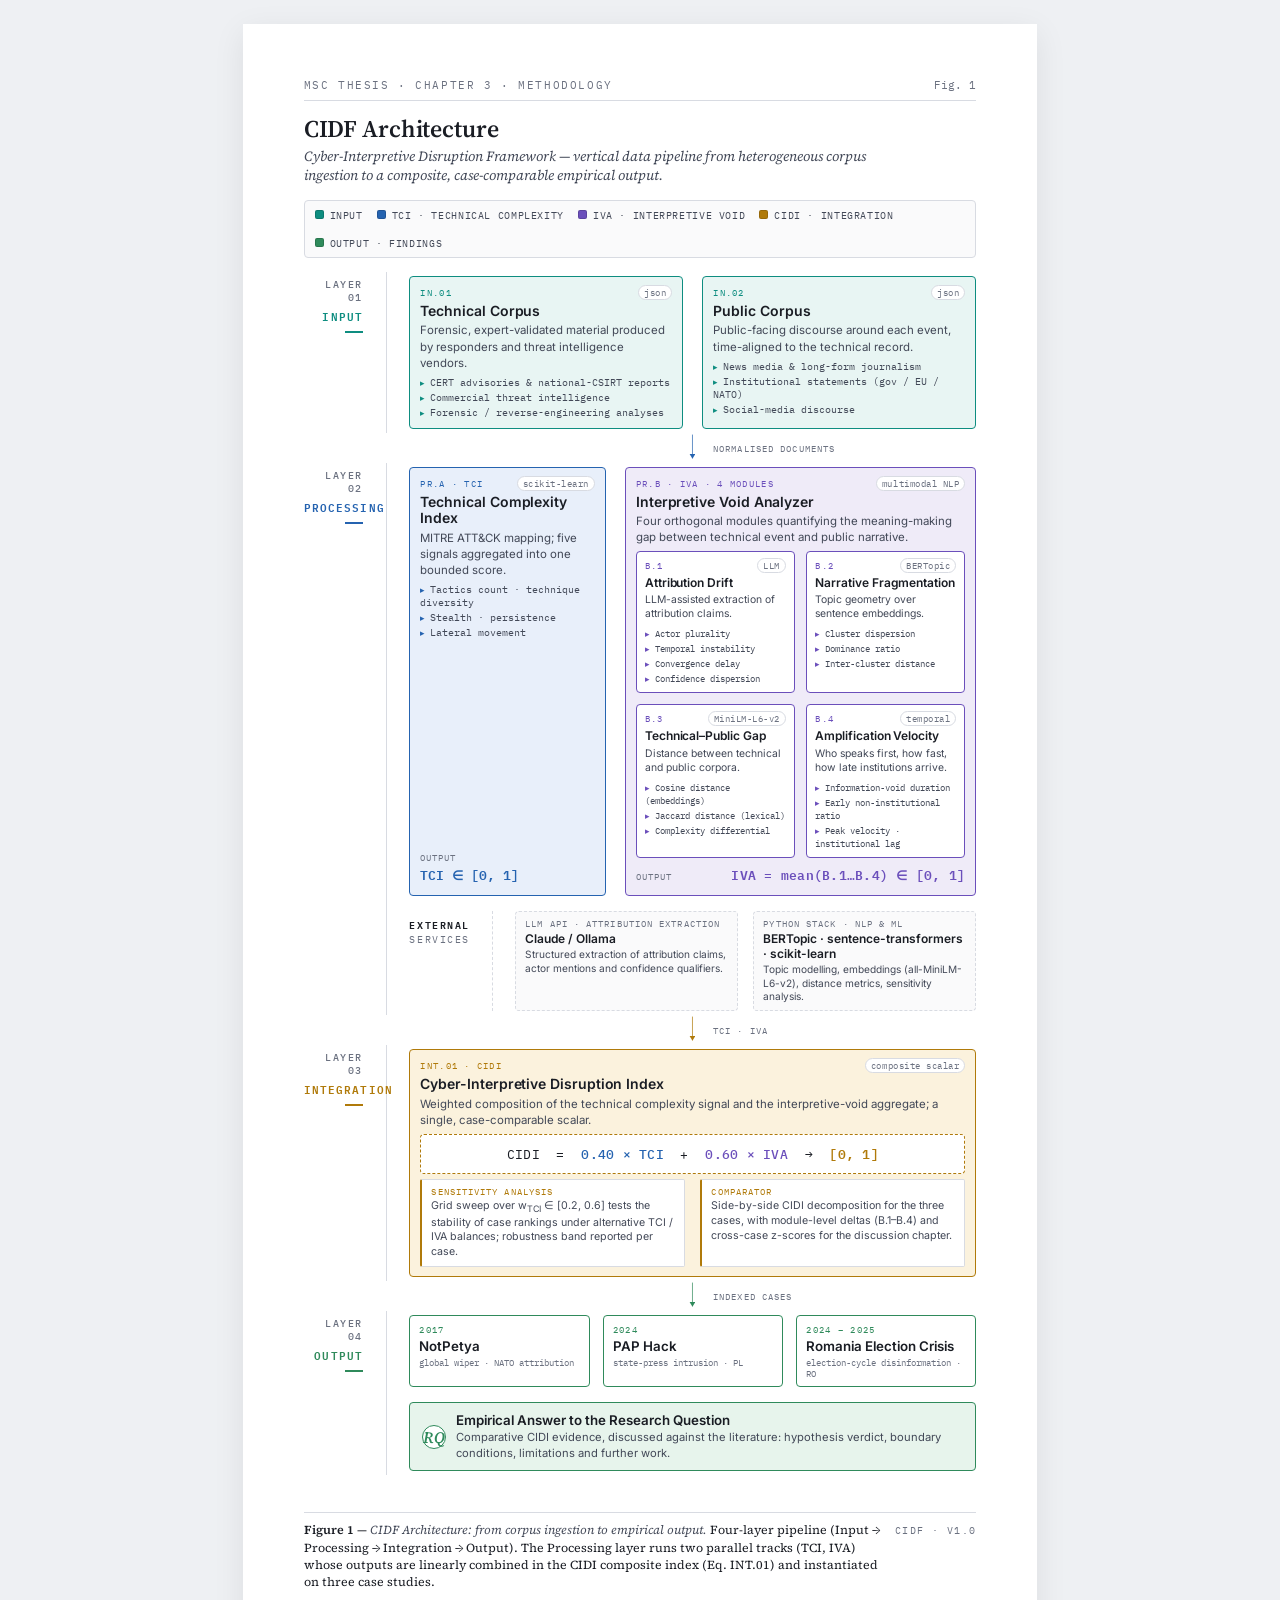
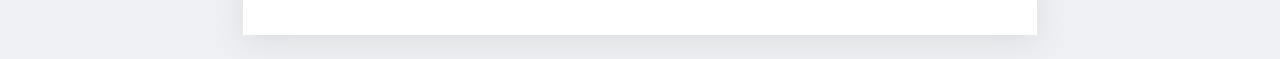
<file: docs/figures/CIDF Figure 1 (A4 print).html>
<!doctype html>
<html lang="en">
<head>
<meta charset="utf-8" />
<title>Figure 1 — CIDF Architecture</title>
<meta name="viewport" content="width=794" />
<link rel="preconnect" href="https://fonts.googleapis.com" />
<link rel="preconnect" href="https://fonts.gstatic.com" crossorigin />
<link href="https://fonts.googleapis.com/css2?family=Inter:wght@400;500;600;700&family=IBM+Plex+Mono:wght@400;500&family=Source+Serif+4:ital,wght@0,400;0,600;1,400&display=swap" rel="stylesheet" />
<style>
  /* ─────────────────────────────────────────────────────────
     Print-ready A4 portrait architecture figure.
     - Single page, white background, academic aesthetic.
     - Color-coded layers, thin connectors, captioned.
  ───────────────────────────────────────────────────────── */

  :root {
    --ink:       #1a1d24;
    --ink-2:     #424857;
    --ink-3:     #6b7180;
    --rule:      #d8dbe2;
    --rule-soft: #ececf0;
    --bg:        #ffffff;
    --bg-soft:   #fafafb;

    /* layer accents — academic, low-saturation */
    --teal:   #0e8d80;
    --teal-bg:#e8f5f3;
    --blue:   #2563b0;
    --blue-bg:#e8effa;
    --purple: #6b4fbb;
    --purple-bg:#efebf8;
    --amber:  #b07a0a;
    --amber-bg:#fbf2dd;
    --green:  #2f8a5b;
    --green-bg:#e7f4ec;

    --sans: 'Inter', 'Helvetica Neue', Arial, sans-serif;
    --serif:'Source Serif 4', Georgia, 'Times New Roman', serif;
    --mono: 'IBM Plex Mono', ui-monospace, SFMono-Regular, Menlo, monospace;
  }

  * { box-sizing: border-box; }
  html, body { margin: 0; padding: 0; background: #eef0f3; color: var(--ink); font-family: var(--sans); -webkit-font-smoothing: antialiased; }

  /* A4 portrait page — flows on screen, fits one A4 page in print */
  .page {
    width: 210mm;
    min-height: 297mm;
    margin: 24px auto;
    padding: 14mm 16mm 12mm;
    background: var(--bg);
    box-shadow: 0 8px 30px rgba(0,0,0,0.08);
    position: relative;
    display: block;
    color: var(--ink);
    image-rendering: -webkit-optimize-contrast;
  }

  @page { size: A4 portrait; margin: 0; }
  @media print {
    html, body { background: #fff; -webkit-print-color-adjust: exact; print-color-adjust: exact; }
    .page { margin: 0; box-shadow: none; width: 210mm; min-height: 0; height: auto; }
    .layer, .conn, .caption { break-inside: avoid; }
  }

  /* ── header ─────────────────────────────────────────── */
  .head {
    display: flex; justify-content: space-between; align-items: baseline;
    padding-bottom: 8px;
    border-bottom: 0.6pt solid var(--rule);
    margin-bottom: 14px;
  }
  .head .left {
    font-family: var(--mono);
    font-size: 8.5pt;
    letter-spacing: 0.14em;
    text-transform: uppercase;
    color: var(--ink-3);
  }
  .head .right {
    font-family: var(--mono);
    font-size: 8.5pt;
    color: var(--ink-3);
  }
  .title {
    font-family: var(--serif);
    font-size: 18pt;
    font-weight: 600;
    letter-spacing: -0.005em;
    line-height: 1.15;
    margin: 0 0 4px;
    color: var(--ink);
  }
  .subtitle {
    font-family: var(--serif);
    font-style: italic;
    font-size: 10.5pt;
    color: var(--ink-2);
    margin: 0 0 14px;
    max-width: 150mm;
    line-height: 1.4;
  }

  /* ── legend (single line) ───────────────────────────── */
  .legend {
    display: flex; flex-wrap: wrap; gap: 14px;
    padding: 7px 10px;
    border: 0.6pt solid var(--rule);
    border-radius: 4px;
    margin-bottom: 14px;
    background: var(--bg-soft);
  }
  .legend .item {
    display: flex; align-items: center; gap: 6px;
    font-family: var(--mono);
    font-size: 7.8pt; letter-spacing: 0.06em; text-transform: uppercase;
    color: var(--ink-2);
  }
  .legend .sw {
    width: 9px; height: 9px; border-radius: 2px;
    border: 0.6pt solid rgba(0,0,0,0.15);
  }
  .sw.teal{background:var(--teal);} .sw.blue{background:var(--blue);}
  .sw.purple{background:var(--purple);} .sw.amber{background:var(--amber);}
  .sw.green{background:var(--green);}

  /* ── diagram column ─────────────────────────────────── */
  .diagram {
    display: block;
  }

  .layer {
    position: relative;
    display: grid;
    grid-template-columns: 22mm 1fr;
    gap: 6mm;
    align-items: stretch;
    break-inside: avoid;
  }
  .layer-tag {
    font-family: var(--mono);
    font-size: 7.6pt;
    letter-spacing: 0.16em;
    text-transform: uppercase;
    color: var(--ink-3);
    padding-top: 6px;
    border-right: 0.6pt solid var(--rule);
    padding-right: 6mm;
    text-align: right;
  }
  .layer-tag .num {
    display: block;
    color: var(--ink-2);
    font-weight: 500;
    margin-bottom: 2px;
  }
  .layer-tag .nm {
    display: block;
    color: var(--ink);
    font-weight: 600;
    font-size: 8.4pt;
    letter-spacing: 0.1em;
  }
  .layer-tag .accent {
    display: block;
    width: 18px; height: 2px;
    margin: 6px 0 0 auto;
    background: currentColor;
  }
  .l-input .layer-tag, .l-input .layer-tag .accent { color: var(--teal); }
  .l-proc  .layer-tag, .l-proc  .layer-tag .accent { color: var(--blue); }
  .l-cidi  .layer-tag, .l-cidi  .layer-tag .accent { color: var(--amber); }
  .l-out   .layer-tag, .l-out   .layer-tag .accent { color: var(--green); }
  .l-input .layer-tag .num, .l-proc .layer-tag .num,
  .l-cidi .layer-tag .num, .l-out .layer-tag .num { color: var(--ink-3); }
  .l-input .layer-tag .nm { color: var(--teal); }
  .l-proc  .layer-tag .nm { color: var(--blue); }
  .l-cidi  .layer-tag .nm { color: var(--amber); }
  .l-out   .layer-tag .nm { color: var(--green); }

  .layer-body { padding: 4px 0; min-width: 0; }

  /* card primitives */
  .card {
    background: var(--bg);
    border: 0.7pt solid var(--accent, var(--rule));
    border-radius: 4px;
    padding: 8px 10px 9px;
    position: relative;
  }
  .card.tinted { background: var(--accent-bg, var(--bg-soft)); }
  .card .head-row {
    display: flex; justify-content: space-between; align-items: baseline;
    gap: 8px;
    margin-bottom: 3px;
  }
  .card .id {
    font-family: var(--mono);
    font-size: 6.8pt;
    letter-spacing: 0.14em;
    text-transform: uppercase;
    color: var(--accent, var(--ink-3));
  }
  .card .badge {
    font-family: var(--mono);
    font-size: 6.6pt;
    letter-spacing: 0.06em;
    color: var(--ink-3);
    padding: 1px 5px;
    border: 0.5pt solid var(--rule);
    border-radius: 999px;
    background: #fff;
  }
  .card h3 {
    margin: 0 0 3px;
    font-size: 10.5pt;
    font-weight: 600;
    letter-spacing: -0.005em;
    color: var(--ink);
    line-height: 1.2;
  }
  .card p {
    margin: 0;
    font-size: 8.6pt;
    color: var(--ink-2);
    line-height: 1.4;
  }
  .card ul {
    margin: 5px 0 0;
    padding: 0;
    list-style: none;
    font-family: var(--mono);
    font-size: 7.6pt;
    color: var(--ink-2);
    display: grid; gap: 2px;
  }
  .card ul li::before {
    content: "▸ ";
    color: var(--accent);
    font-size: 6.5pt;
  }

  .acc-teal   { --accent: var(--teal);   --accent-bg: var(--teal-bg); }
  .acc-blue   { --accent: var(--blue);   --accent-bg: var(--blue-bg); }
  .acc-purple { --accent: var(--purple); --accent-bg: var(--purple-bg); }
  .acc-amber  { --accent: var(--amber);  --accent-bg: var(--amber-bg); }
  .acc-green  { --accent: var(--green);  --accent-bg: var(--green-bg); }

  /* layouts per layer */
  .row { display: grid; gap: 5mm; }
  .input-row { grid-template-columns: 1fr 1fr; }

  .proc-row { grid-template-columns: 52mm 1fr; gap: 5mm; align-items: stretch; }

  .iva-grid {
    display: grid;
    grid-template-columns: 1fr 1fr;
    gap: 3mm;
    margin-top: 5px;
  }
  .iva-grid .card { padding: 6px 8px 7px; }
  .iva-grid .card h3 { font-size: 9pt; }
  .iva-grid .card p { font-size: 7.8pt; }
  .iva-grid .card ul { font-size: 7pt; }

  .cidi-row {
    display: grid; grid-template-columns: 1fr;
    gap: 4mm;
  }
  .formula {
    margin-top: 6px;
    padding: 8px 10px;
    background: #fff;
    border: 0.7pt dashed var(--amber);
    border-radius: 4px;
    font-family: var(--mono);
    font-size: 10pt;
    color: var(--ink);
    text-align: center;
    letter-spacing: 0.02em;
  }
  .formula .tci { color: var(--blue); font-weight: 500; }
  .formula .iva { color: var(--purple); font-weight: 500; }
  .formula .out { color: var(--amber); font-weight: 600; }
  .sens {
    display: grid; grid-template-columns: 1fr 1fr;
    gap: 4mm;
    margin-top: 5px;
  }
  .sens-note {
    background: #fff;
    border: 0.6pt solid var(--rule);
    border-left: 2pt solid var(--amber);
    padding: 6px 9px;
    border-radius: 2px;
  }
  .sens-note .lab {
    font-family: var(--mono);
    font-size: 6.8pt; letter-spacing: 0.12em; text-transform: uppercase;
    color: var(--amber);
    margin-bottom: 2px;
  }
  .sens-note p {
    margin: 0; font-size: 8pt; color: var(--ink-2); line-height: 1.4;
  }

  /* output: 3 case chips + answer box */
  .out-grid {
    display: grid;
    grid-template-columns: 1fr 1fr 1fr;
    gap: 3.5mm;
  }
  .case {
    border: 0.7pt solid var(--green);
    border-radius: 4px;
    padding: 7px 9px;
    background: #fff;
    text-align: left;
    position: relative;
  }
  .case .yr {
    font-family: var(--mono);
    font-size: 7pt; letter-spacing: 0.14em;
    color: var(--green);
  }
  .case .nm {
    font-size: 10pt; font-weight: 600; margin-top: 2px; color: var(--ink);
    line-height: 1.2;
  }
  .case .meta {
    font-family: var(--mono);
    font-size: 6.6pt; color: var(--ink-3);
    margin-top: 3px;
  }
  .answer {
    margin-top: 4mm;
    border: 0.8pt solid var(--green);
    background: var(--green-bg);
    border-radius: 4px;
    padding: 9px 12px;
    display: grid;
    grid-template-columns: auto 1fr;
    gap: 10px;
    align-items: center;
  }
  .answer .icon {
    width: 24px; height: 24px;
    border: 0.8pt solid var(--green);
    border-radius: 50%;
    color: var(--green);
    font-family: var(--serif);
    font-weight: 600;
    font-style: italic;
    display: grid; place-items: center;
    font-size: 12pt;
    background: #fff;
  }
  .answer h4 {
    margin: 0; font-size: 10pt; font-weight: 600; color: var(--ink);
  }
  .answer p {
    margin: 2px 0 0; font-size: 8.4pt; color: var(--ink-2); line-height: 1.35;
  }

  /* ── connectors (SVG between layers) ────────────────── */
  .conn {
    position: relative;
    height: 30px;
    margin-left: 28mm; /* aligns past the tag column */
  }
  .conn svg { display: block; width: 100%; height: 100%; overflow: visible; }
  .conn .lab {
    position: absolute;
    left: calc(50% + 14px);
    top: 50%; transform: translateY(-50%);
    font-family: var(--mono);
    font-size: 7pt; letter-spacing: 0.12em; text-transform: uppercase;
    color: var(--ink-3);
    background: #fff;
    padding: 1px 6px;
  }

  /* compact external services strip under processing */
  .ext-strip {
    margin-top: 4mm;
    display: grid;
    grid-template-columns: 22mm 1fr;
    gap: 6mm;
    align-items: stretch;
    break-inside: avoid;
  }
  .ext-tag {
    font-family: var(--mono);
    font-size: 7.4pt; letter-spacing: 0.16em; text-transform: uppercase;
    color: var(--ink-3);
    padding-right: 6mm;
    text-align: right;
    border-right: 0.6pt dashed var(--rule);
    padding-top: 4px;
  }
  .ext-tag .nm { display:block; color: var(--ink); font-weight:600; font-size: 7.8pt; }
  .ext-grid {
    display: grid; grid-template-columns: 1fr 1fr;
    gap: 4mm;
  }
  .ext {
    border: 0.6pt dashed var(--rule);
    border-radius: 4px;
    background: var(--bg-soft);
    padding: 6px 9px;
  }
  .ext .lab {
    font-family: var(--mono); font-size: 6.8pt; letter-spacing: 0.12em; text-transform: uppercase;
    color: var(--ink-3); margin-bottom: 2px;
  }
  .ext h5 {
    margin: 0 0 2px; font-size: 9pt; font-weight: 600; color: var(--ink);
  }
  .ext p {
    margin: 0; font-size: 7.6pt; color: var(--ink-2); line-height: 1.35;
  }

  /* ── caption / footer ───────────────────────────────── */
  .caption {
    margin-top: 10mm;
    padding-top: 8px;
    border-top: 0.6pt solid var(--rule);
    display: grid;
    grid-template-columns: 1fr auto;
    gap: 12px;
    align-items: baseline;
  }
  .caption .fig {
    font-family: var(--serif);
    font-size: 9.2pt;
    color: var(--ink);
    line-height: 1.4;
  }
  .caption .fig b {
    font-weight: 600;
  }
  .caption .fig i {
    font-style: italic;
    color: var(--ink-2);
  }
  .caption .pg {
    font-family: var(--mono);
    font-size: 7.6pt; letter-spacing: 0.14em; text-transform: uppercase;
    color: var(--ink-3);
  }
</style>
</head>
<body>

<div class="page" data-screen-label="Figure 1 — CIDF Architecture">

  <!-- header -->
  <div class="head">
    <div class="left">MSc Thesis · Chapter 3 · Methodology</div>
    <div class="right">Fig. 1</div>
  </div>

  <h1 class="title">CIDF Architecture</h1>
  <p class="subtitle">Cyber-Interpretive Disruption Framework — vertical data pipeline from heterogeneous corpus ingestion to a composite, case-comparable empirical output.</p>

  <!-- legend -->
  <div class="legend">
    <div class="item"><span class="sw teal"></span>Input</div>
    <div class="item"><span class="sw blue"></span>TCI · Technical Complexity</div>
    <div class="item"><span class="sw purple"></span>IVA · Interpretive Void</div>
    <div class="item"><span class="sw amber"></span>CIDI · Integration</div>
    <div class="item"><span class="sw green"></span>Output · Findings</div>
  </div>

  <!-- diagram -->
  <div class="diagram">

    <!-- LAYER 1 — INPUT -->
    <section class="layer l-input">
      <div class="layer-tag">
        <span class="num">Layer 01</span>
        <span class="nm">Input</span>
        <span class="accent"></span>
      </div>
      <div class="layer-body">
        <div class="row input-row">
          <div class="card acc-teal tinted">
            <div class="head-row">
              <span class="id">IN.01</span>
              <span class="badge">json</span>
            </div>
            <h3>Technical Corpus</h3>
            <p>Forensic, expert-validated material produced by responders and threat intelligence vendors.</p>
            <ul>
              <li>CERT advisories &amp; national-CSIRT reports</li>
              <li>Commercial threat intelligence</li>
              <li>Forensic / reverse-engineering analyses</li>
            </ul>
          </div>
          <div class="card acc-teal tinted">
            <div class="head-row">
              <span class="id">IN.02</span>
              <span class="badge">json</span>
            </div>
            <h3>Public Corpus</h3>
            <p>Public-facing discourse around each event, time-aligned to the technical record.</p>
            <ul>
              <li>News media &amp; long-form journalism</li>
              <li>Institutional statements (gov / EU / NATO)</li>
              <li>Social-media discourse</li>
            </ul>
          </div>
        </div>
      </div>
    </section>

    <!-- connector -->
    <div class="conn">
      <svg viewBox="0 0 600 38" preserveAspectRatio="none">
        <defs>
          <marker id="ar-blue" viewBox="0 0 10 10" refX="9" refY="5" markerWidth="8" markerHeight="8" orient="auto">
            <path d="M0,0 L10,5 L0,10 z" fill="#2563b0"/>
          </marker>
        </defs>
        <line x1="300" y1="2" x2="300" y2="32" stroke="#2563b0" stroke-width="0.8" marker-end="url(#ar-blue)"/>
      </svg>
      <div class="lab">normalised documents</div>
    </div>

    <!-- LAYER 2 — PROCESSING -->
    <section class="layer l-proc">
      <div class="layer-tag">
        <span class="num">Layer 02</span>
        <span class="nm">Processing</span>
        <span class="accent"></span>
      </div>
      <div class="layer-body">
        <div class="row proc-row">

          <!-- TCI -->
          <div class="card acc-blue tinted" style="display:flex; flex-direction:column;">
            <div class="head-row">
              <span class="id">PR.A · TCI</span>
              <span class="badge">scikit-learn</span>
            </div>
            <h3>Technical Complexity Index</h3>
            <p>MITRE ATT&amp;CK mapping; five signals aggregated into one bounded score.</p>
            <ul>
              <li>Tactics count · technique diversity</li>
              <li>Stealth · persistence</li>
              <li>Lateral movement</li>
            </ul>
            <div style="margin-top:auto; padding-top:6px;">
              <div style="font-family:var(--mono); font-size:7pt; letter-spacing:0.1em; color:var(--ink-3);">OUTPUT</div>
              <div style="font-family:var(--mono); font-size:9.4pt; color:var(--blue); font-weight:600;">TCI ∈ [0, 1]</div>
            </div>
          </div>

          <!-- IVA -->
          <div class="card acc-purple tinted">
            <div class="head-row">
              <span class="id">PR.B · IVA · 4 modules</span>
              <span class="badge">multimodal NLP</span>
            </div>
            <h3>Interpretive Void Analyzer</h3>
            <p>Four orthogonal modules quantifying the meaning-making gap between technical event and public narrative.</p>

            <div class="iva-grid">
              <div class="card acc-purple">
                <div class="head-row"><span class="id">B.1</span><span class="badge">LLM</span></div>
                <h3>Attribution Drift</h3>
                <p>LLM-assisted extraction of attribution claims.</p>
                <ul>
                  <li>Actor plurality</li>
                  <li>Temporal instability</li>
                  <li>Convergence delay</li>
                  <li>Confidence dispersion</li>
                </ul>
              </div>
              <div class="card acc-purple">
                <div class="head-row"><span class="id">B.2</span><span class="badge">BERTopic</span></div>
                <h3>Narrative Fragmentation</h3>
                <p>Topic geometry over sentence embeddings.</p>
                <ul>
                  <li>Cluster dispersion</li>
                  <li>Dominance ratio</li>
                  <li>Inter-cluster distance</li>
                </ul>
              </div>
              <div class="card acc-purple">
                <div class="head-row"><span class="id">B.3</span><span class="badge">MiniLM-L6-v2</span></div>
                <h3>Technical–Public Gap</h3>
                <p>Distance between technical and public corpora.</p>
                <ul>
                  <li>Cosine distance (embeddings)</li>
                  <li>Jaccard distance (lexical)</li>
                  <li>Complexity differential</li>
                </ul>
              </div>
              <div class="card acc-purple">
                <div class="head-row"><span class="id">B.4</span><span class="badge">temporal</span></div>
                <h3>Amplification Velocity</h3>
                <p>Who speaks first, how fast, how late institutions arrive.</p>
                <ul>
                  <li>Information-void duration</li>
                  <li>Early non-institutional ratio</li>
                  <li>Peak velocity · institutional lag</li>
                </ul>
              </div>
            </div>

            <div style="margin-top:6px; display:flex; justify-content:space-between; align-items:baseline; font-family:var(--mono); font-size:7pt; letter-spacing:0.1em; color:var(--ink-3);">
              <span>OUTPUT</span>
              <span style="color:var(--purple); font-weight:600; font-size:9.4pt; letter-spacing:0.02em;">IVA = mean(B.1…B.4) ∈ [0, 1]</span>
            </div>
          </div>

        </div>

        <!-- external services -->
        <div class="ext-strip">
          <div class="ext-tag">
            <span class="nm">External</span>
            services
          </div>
          <div class="ext-grid">
            <div class="ext">
              <div class="lab">LLM API · attribution extraction</div>
              <h5>Claude / Ollama</h5>
              <p>Structured extraction of attribution claims, actor mentions and confidence qualifiers.</p>
            </div>
            <div class="ext">
              <div class="lab">Python stack · NLP &amp; ML</div>
              <h5>BERTopic · sentence-transformers · scikit-learn</h5>
              <p>Topic modelling, embeddings (all-MiniLM-L6-v2), distance metrics, sensitivity analysis.</p>
            </div>
          </div>
        </div>
      </div>
    </section>

    <!-- connector -->
    <div class="conn">
      <svg viewBox="0 0 600 38" preserveAspectRatio="none">
        <defs>
          <marker id="ar-amber" viewBox="0 0 10 10" refX="9" refY="5" markerWidth="8" markerHeight="8" orient="auto">
            <path d="M0,0 L10,5 L0,10 z" fill="#b07a0a"/>
          </marker>
        </defs>
        <line x1="300" y1="2" x2="300" y2="32" stroke="#b07a0a" stroke-width="0.8" marker-end="url(#ar-amber)"/>
      </svg>
      <div class="lab">TCI · IVA</div>
    </div>

    <!-- LAYER 3 — INTEGRATION -->
    <section class="layer l-cidi">
      <div class="layer-tag">
        <span class="num">Layer 03</span>
        <span class="nm">Integration</span>
        <span class="accent"></span>
      </div>
      <div class="layer-body">
        <div class="card acc-amber tinted">
          <div class="head-row">
            <span class="id">INT.01 · CIDI</span>
            <span class="badge">composite scalar</span>
          </div>
          <h3>Cyber-Interpretive Disruption Index</h3>
          <p>Weighted composition of the technical complexity signal and the interpretive-void aggregate; a single, case-comparable scalar.</p>
          <div class="formula">
            CIDI &nbsp;=&nbsp; <span class="tci">0.40 × TCI</span> &nbsp;+&nbsp; <span class="iva">0.60 × IVA</span> &nbsp;→&nbsp; <span class="out">[0, 1]</span>
          </div>
          <div class="sens">
            <div class="sens-note">
              <div class="lab">Sensitivity analysis</div>
              <p>Grid sweep over w<sub>TCI</sub> ∈ [0.2, 0.6] tests the stability of case rankings under alternative TCI / IVA balances; robustness band reported per case.</p>
            </div>
            <div class="sens-note">
              <div class="lab">Comparator</div>
              <p>Side-by-side CIDI decomposition for the three cases, with module-level deltas (B.1–B.4) and cross-case z-scores for the discussion chapter.</p>
            </div>
          </div>
        </div>
      </div>
    </section>

    <!-- connector -->
    <div class="conn">
      <svg viewBox="0 0 600 38" preserveAspectRatio="none">
        <defs>
          <marker id="ar-green" viewBox="0 0 10 10" refX="9" refY="5" markerWidth="8" markerHeight="8" orient="auto">
            <path d="M0,0 L10,5 L0,10 z" fill="#2f8a5b"/>
          </marker>
        </defs>
        <line x1="300" y1="2" x2="300" y2="32" stroke="#2f8a5b" stroke-width="0.8" marker-end="url(#ar-green)"/>
      </svg>
      <div class="lab">indexed cases</div>
    </div>

    <!-- LAYER 4 — OUTPUT -->
    <section class="layer l-out">
      <div class="layer-tag">
        <span class="num">Layer 04</span>
        <span class="nm">Output</span>
        <span class="accent"></span>
      </div>
      <div class="layer-body">
        <div class="out-grid">
          <div class="case">
            <div class="yr">2017</div>
            <div class="nm">NotPetya</div>
            <div class="meta">global wiper · NATO attribution</div>
          </div>
          <div class="case">
            <div class="yr">2024</div>
            <div class="nm">PAP Hack</div>
            <div class="meta">state-press intrusion · PL</div>
          </div>
          <div class="case">
            <div class="yr">2024 – 2025</div>
            <div class="nm">Romania Election Crisis</div>
            <div class="meta">election-cycle disinformation · RO</div>
          </div>
        </div>

        <div class="answer">
          <div class="icon">RQ</div>
          <div>
            <h4>Empirical Answer to the Research Question</h4>
            <p>Comparative CIDI evidence, discussed against the literature: hypothesis verdict, boundary conditions, limitations and further work.</p>
          </div>
        </div>
      </div>
    </section>
  </div>

  <!-- caption -->
  <div class="caption">
    <div class="fig">
      <b>Figure 1</b> — <i>CIDF Architecture: from corpus ingestion to empirical output.</i>
      Four-layer pipeline (Input → Processing → Integration → Output). The Processing layer runs two parallel tracks (TCI, IVA) whose outputs are linearly combined in the CIDI composite index (Eq. INT.01) and instantiated on three case studies.
    </div>
    <div class="pg">CIDF · v1.0</div>
  </div>

</div>

</body>
</html>
</file>
<file: dashboard/assets/cidf.css>
/* =========================================================================
   CIDF — shared design system (anduril-inspired, data-dense dark dashboard)
   Single source of truth for index / tci / iva / cidi pages.
   ========================================================================= */

:root{
  --bg:#0a0a0a;
  --panel:#111111;
  --panel-2:#0d0d0d;
  --panel-3:#151515;
  --accent:#E8521A;
  --accent-2:#ff7a44;
  --accent-soft:rgba(232,82,26,0.3);
  --accent-glow:rgba(232,82,26,0.4);
  --text:#F0EDE8;
  --text-dim:#7A7672;
  --text-mid:#9a958f;
  --line:rgba(232,82,26,0.3);
  --line-faint:rgba(240,237,232,0.08);
  --line-faint-2:rgba(240,237,232,0.14);

  /* semantic status colors (evidence + attribution) */
  --st-present:#3FA34D;        /* documented present  */
  --st-present-dim:rgba(63,163,77,0.16);
  --st-absence:#3E8FB0;        /* documented absence  */
  --st-absence-dim:rgba(62,143,176,0.16);
  --st-inferred:#E8951A;       /* inferred            */
  --st-inferred-dim:rgba(232,149,26,0.16);
  --st-unknown:#6b6660;        /* unknown / no data   */
  --st-unknown-dim:rgba(122,118,114,0.16);

  /* case colors */
  --c-notpetya:#E8521A;
  --c-kasat:#1A6BE8;
  --c-pap:#E81A1A;

  --green:#2D5A27; --green-text:#69C45A;
  --blue:#1A6BE8;  --red:#E81A1A;

  --mono:'JetBrains Mono',ui-monospace,Menlo,monospace;
  --sans:'Space Grotesk',system-ui,sans-serif;

  --maxw:1320px;
  --t-fast:.18s; --t-mid:.28s;
}

*{box-sizing:border-box;border-radius:0 !important;margin:0;padding:0}
html{scroll-behavior:smooth}

body{
  background:var(--bg);
  color:var(--text);
  font-family:var(--sans);
  line-height:1.5;
  -webkit-font-smoothing:antialiased;
  font-variant-numeric:tabular-nums;
  background-image:radial-gradient(rgba(240,237,232,0.045) 1px, transparent 1px);
  background-size:22px 22px;background-position:-1px -1px;
  overflow-x:hidden;
}
a{color:inherit;text-decoration:none}
::selection{background:var(--accent);color:#0a0a0a}

/* visible keyboard focus everywhere */
:focus-visible{outline:2px solid var(--accent);outline-offset:2px}

.wrap{max-width:var(--maxw);margin:0 auto;padding:0 28px}
.mono{font-family:var(--mono)}
.caps{text-transform:uppercase;letter-spacing:0.12em}
.dim{color:var(--text-dim)}
.mid{color:var(--text-mid)}
.accent{color:var(--accent)}
.tnum{font-variant-numeric:tabular-nums}
.xscroll{overflow-x:auto;-webkit-overflow-scrolling:touch}
.xscroll .hm,.xscroll .smatrix{min-width:440px}
.sr-only{position:absolute;width:1px;height:1px;padding:0;margin:-1px;overflow:hidden;clip:rect(0,0,0,0);border:0;white-space:nowrap}

/* skip link */
.skip{position:absolute;left:-999px;top:0;z-index:2000;background:var(--accent);color:#0a0a0a;
  font-family:var(--mono);font-size:12px;padding:10px 16px;letter-spacing:0.1em}
.skip:focus{left:0}

/* ============ TOP BAR + NAV ============ */
.topbar{
  display:flex;justify-content:space-between;align-items:center;
  font-family:var(--mono);font-size:11px;letter-spacing:0.14em;text-transform:uppercase;
  color:var(--text-dim);padding:14px 28px;max-width:var(--maxw);margin:0 auto;
}
.topbar .left{color:var(--text)}
.topbar .left b{color:var(--accent);font-weight:700}
.topbar .right{text-align:right}
.rule{height:1px;background:linear-gradient(90deg,transparent,var(--accent) 12%,var(--accent) 88%,transparent);opacity:0.6}

.mainnav{position:sticky;top:0;z-index:500;background:rgba(10,10,10,0.86);backdrop-filter:blur(8px);
  border-bottom:1px solid var(--line)}
.mainnav .navwrap{max-width:var(--maxw);margin:0 auto;padding:0 28px;display:flex;align-items:stretch;gap:0}
.mainnav a{
  font-family:var(--mono);font-size:12px;letter-spacing:0.18em;text-transform:uppercase;color:var(--text-dim);
  padding:15px 22px;display:flex;align-items:center;gap:9px;min-height:48px;
  border-bottom:2px solid transparent;transition:color var(--t-fast),border-color var(--t-fast),background var(--t-fast);
}
.mainnav a:hover{color:var(--text);background:rgba(232,82,26,0.06)}
.mainnav a[aria-current="page"]{color:var(--accent);border-bottom-color:var(--accent)}
.mainnav a .nav-ico{width:14px;height:14px;flex:0 0 14px}
.mainnav .nav-spacer{margin-left:auto;display:flex;align-items:center}
.mainnav .nav-gh{color:var(--text-dim);font-size:11px;letter-spacing:0.1em;padding:0 6px}
.mainnav .nav-gh:hover{color:var(--accent)}

/* ============ HERO (home) ============ */
.hero{position:relative;padding:74px 0 60px;overflow:hidden;border-bottom:1px solid var(--line)}
.hero::before{content:"";position:absolute;inset:0;pointer-events:none;z-index:0;
  background:repeating-linear-gradient(0deg,rgba(232,82,26,0.05) 0,rgba(232,82,26,0.05) 1px,transparent 2px,transparent 5px);opacity:0.5}
.hero::after{content:"";position:absolute;top:-40%;right:-10%;width:520px;height:520px;
  background:radial-gradient(circle,rgba(232,82,26,0.12),transparent 62%);pointer-events:none;z-index:0}
.hero .wrap{position:relative;z-index:1}
.kicker{font-family:var(--mono);font-size:11px;letter-spacing:0.3em;color:var(--accent);text-transform:uppercase;
  margin-bottom:22px;display:flex;align-items:center;gap:12px}
.kicker::before{content:"";width:34px;height:1px;background:var(--accent)}
.hero h1{font-size:clamp(40px,7vw,86px);font-weight:700;line-height:0.96;letter-spacing:-0.02em;text-transform:uppercase;margin-bottom:24px}
.hero h1 .void{color:var(--accent);text-shadow:0 0 30px rgba(232,82,26,0.35)}
.hero .sub{max-width:680px;font-size:clamp(15px,1.6vw,18px);color:var(--text-dim);line-height:1.55;border-left:2px solid var(--accent);padding-left:18px}

.stats{display:grid;grid-template-columns:repeat(3,1fr);margin-top:54px;border:1px solid var(--line)}
.stat{padding:26px 28px;position:relative;border-right:1px solid var(--line)}
.stat:last-child{border-right:none}
.stat .num{font-family:var(--mono);font-size:clamp(34px,4.6vw,52px);font-weight:700;color:var(--text);line-height:1}
.stat .lbl{font-family:var(--mono);font-size:10px;letter-spacing:0.2em;text-transform:uppercase;color:var(--text-dim);margin-top:12px}
.stat::after{content:"";position:absolute;left:0;bottom:0;width:38px;height:2px;background:var(--accent)}

/* ============ PAGE HERO (sub-pages) ============ */
.phero{position:relative;padding:52px 0 40px;border-bottom:1px solid var(--line);overflow:hidden}
.phero::after{content:"";position:absolute;top:-60%;right:-6%;width:440px;height:440px;
  background:radial-gradient(circle,rgba(232,82,26,0.10),transparent 64%);pointer-events:none}
.phero .wrap{position:relative;z-index:1}
.phero .ptag{font-family:var(--mono);font-size:12px;letter-spacing:0.26em;color:var(--accent);text-transform:uppercase;display:flex;align-items:center;gap:12px;margin-bottom:16px}
.phero .ptag::before{content:"";width:30px;height:1px;background:var(--accent)}
.phero h1{font-size:clamp(30px,5vw,56px);font-weight:700;text-transform:uppercase;letter-spacing:-0.01em;line-height:1.0;margin-bottom:18px}
.phero h1 small{display:block;font-family:var(--mono);font-size:13px;font-weight:400;letter-spacing:0.12em;color:var(--text-dim);text-transform:uppercase;margin-top:14px}
.phero .pdesc{max-width:760px;font-size:15px;color:var(--text-mid);line-height:1.6;border-left:2px solid var(--accent);padding-left:18px}

/* ============ SECTION SCAFFOLD ============ */
main{display:block}
section{padding:56px 0;border-bottom:1px solid var(--line-faint)}
.sec-head{display:flex;align-items:baseline;gap:16px;margin-bottom:30px;flex-wrap:wrap}
.sec-head .idx{font-family:var(--mono);font-size:12px;color:var(--accent);letter-spacing:0.1em}
.sec-head h2{font-size:clamp(19px,2.6vw,26px);font-weight:600;text-transform:uppercase;letter-spacing:0.04em}
.sec-head .note{font-family:var(--mono);font-size:11px;color:var(--text-dim);margin-left:auto;letter-spacing:0.05em}
.lead{max-width:820px;color:var(--text-mid);font-size:14.5px;line-height:1.62;margin-bottom:30px}
.lead b{color:var(--text)}

/* ============ ARCH STRIP ============ */
.arch{display:flex;align-items:stretch;flex-wrap:nowrap}
.arch-box{flex:1;border:1px solid var(--line);background:var(--panel-2);padding:24px 22px;transition:box-shadow var(--t-mid),transform var(--t-mid),border-color var(--t-mid);display:block}
.arch-box:hover{box-shadow:0 0 12px var(--accent-glow);border-color:var(--accent);transform:translateY(-2px)}
.arch-box .tag{font-family:var(--mono);font-size:22px;font-weight:700;color:var(--accent);letter-spacing:0.04em}
.arch-box .name{font-size:13px;text-transform:uppercase;letter-spacing:0.08em;margin:8px 0 12px;color:var(--text)}
.arch-box .desc{font-size:12.5px;color:var(--text-dim);line-height:1.5}
.arch-box .go{font-family:var(--mono);font-size:10px;letter-spacing:0.14em;color:var(--accent);margin-top:14px;display:flex;align-items:center;gap:6px;text-transform:uppercase}
.arch-arrow{display:flex;align-items:center;justify-content:center;color:var(--accent);font-size:28px;padding:0 14px;font-family:var(--mono)}

/* ============ FORMULA PANEL ============ */
.formula{background:var(--panel);border:1px solid var(--line);padding:36px 32px;position:relative}
.formula::before{content:"";position:absolute;top:0;left:0;width:6px;height:100%;background:var(--accent)}
.formula .ftitle{font-family:var(--mono);font-size:11px;letter-spacing:0.22em;text-transform:uppercase;color:var(--text-dim);margin-bottom:22px}
.formula .main-eq{font-family:var(--mono);font-size:clamp(19px,3.2vw,32px);font-weight:700;color:var(--text)}
.formula .main-eq b{color:var(--accent)}
.formula .subs{display:grid;grid-template-columns:1fr 1fr;gap:16px;margin:26px 0 22px}
.formula .sub-eq{font-family:var(--mono);font-size:13px;color:var(--text);background:var(--panel-2);border:1px solid var(--line-faint);border-left:2px solid var(--accent);padding:14px 16px;line-height:1.6}
.formula .sub-eq .k{color:var(--accent)}
.formula .annot{font-size:12.5px;color:var(--text-dim);font-style:italic;border-top:1px solid var(--line-faint);padding-top:18px;line-height:1.55}
.formula .annot::before{content:"▍ ";color:var(--accent);font-style:normal}

/* ============ CASE CARDS (home) ============ */
.cases{display:grid;grid-template-columns:repeat(3,1fr);gap:22px}
.case{background:var(--panel-2);border:1px solid var(--line);display:flex;flex-direction:column;transition:box-shadow var(--t-mid),border-color var(--t-mid)}
.case:hover{box-shadow:0 0 14px var(--accent-glow);border-color:var(--accent)}
.case .chead{padding:20px 22px 18px;border-bottom:1px solid var(--line);position:relative}
.case .chead::before{content:"";position:absolute;top:0;left:0;width:100%;height:3px;background:var(--ccol,var(--accent))}
.case .cn{display:flex;justify-content:space-between;align-items:baseline;gap:10px}
.case .codename{font-family:var(--mono);font-size:18px;font-weight:700;letter-spacing:0.03em;color:var(--text)}
.case .cdate{font-family:var(--mono);font-size:11px;color:var(--text-dim);letter-spacing:0.08em;white-space:nowrap}
.case .cdot{display:inline-block;width:9px;height:9px;background:var(--ccol);margin-right:8px;vertical-align:middle}
.case .cbody{padding:20px 22px;flex:1;display:flex;flex-direction:column;gap:18px}

.metric .mtop{display:flex;justify-content:space-between;align-items:baseline;font-family:var(--mono);margin-bottom:7px}
.metric .mname{font-size:11px;letter-spacing:0.14em;text-transform:uppercase;color:var(--text-dim)}
.metric .mval{font-size:15px;font-weight:700;color:var(--text)}
.bar-track{height:6px;background:rgba(240,237,232,0.06);border:1px solid var(--line-faint);position:relative;overflow:hidden}
.bar-fill{height:100%;width:0;background:var(--accent);transition:width 1.1s cubic-bezier(.2,.7,.2,1);box-shadow:0 0 8px rgba(232,82,26,0.5)}
.bar-fill.cidi{background:linear-gradient(90deg,var(--accent),var(--accent-2))}

.subgrid{display:grid;grid-template-columns:1fr 1fr 1fr;gap:8px;border-top:1px solid var(--line-faint);padding-top:16px}
.subgrid .sv{font-family:var(--mono);font-size:13px;font-weight:700;color:var(--text)}
.subgrid .sl{font-family:var(--mono);font-size:8.5px;letter-spacing:0.1em;text-transform:uppercase;color:var(--text-dim);margin-top:4px;line-height:1.3}
.subgrid .sv.na{color:var(--text-dim);font-size:11px}

.meta-rows{font-family:var(--mono);font-size:11.5px;display:flex;flex-direction:column;gap:9px;border-top:1px solid var(--line-faint);padding-top:16px}
.mrow{display:flex;gap:10px;line-height:1.45}
.mrow .ml{color:var(--text-dim);text-transform:uppercase;letter-spacing:0.08em;flex:0 0 86px;font-size:9.5px;padding-top:1px}
.mrow .mc{color:var(--text);flex:1}
.badge-attr{display:inline-block;border:1px solid var(--ccol);color:var(--ccol);padding:1px 7px;font-size:10px;letter-spacing:0.06em}

.case .cfoot{border-top:1px solid var(--line)}
.src-btn{width:100%;background:transparent;border:none;color:var(--accent);font-family:var(--mono);font-size:11px;letter-spacing:0.16em;
  text-transform:uppercase;padding:14px;cursor:pointer;display:flex;justify-content:center;align-items:center;gap:8px;transition:background var(--t-fast)}
.src-btn:hover{background:rgba(232,82,26,0.08)}
.src-btn .arr{transition:transform var(--t-mid)}
.src-btn.open .arr{transform:rotate(90deg)}

.sources-panel{max-height:0;overflow:hidden;transition:max-height .55s ease;background:var(--panel)}
.sources-panel.open{max-height:1500px;border-top:1px solid var(--line)}
.sources-inner{padding:18px 16px}
.src-table{width:100%;border-collapse:collapse;font-family:var(--mono)}
.src-table th{font-size:8.5px;letter-spacing:0.1em;text-transform:uppercase;color:var(--text-dim);text-align:left;padding:0 6px 10px;border-bottom:1px solid var(--line);font-weight:500}
.src-table td{font-size:10.5px;padding:9px 6px;border-bottom:1px solid var(--line-faint);vertical-align:top;color:var(--text)}
.src-table tr:last-child td{border-bottom:none}
.src-table .sid{color:var(--text-dim);white-space:nowrap;font-size:9.5px}
.src-table .stype{color:var(--text-dim);font-size:9px;white-space:nowrap}
.src-table a.surl{color:var(--accent);display:block;max-width:96px;white-space:nowrap;overflow:hidden;text-overflow:ellipsis;border-bottom:1px dotted var(--accent-soft)}
.src-table a.surl:hover{border-bottom-style:solid}
.src-foot{font-family:var(--mono);font-size:10px;color:var(--text-dim);margin-top:14px;padding-top:12px;border-top:1px solid var(--line-faint)}
.src-foot a{color:var(--accent)}

.sbadge{display:inline-flex;align-items:center;gap:5px;font-size:9px;letter-spacing:0.06em;padding:2px 7px;border:1px solid;white-space:nowrap;font-family:var(--mono)}
.sbadge.verified{color:var(--green-text);border-color:var(--green);background:rgba(45,90,39,0.18)}
.sbadge.cross{color:var(--accent);border-color:var(--accent-soft);background:rgba(232,82,26,0.1)}
.sbadge.contextual{color:var(--text-dim);border-color:rgba(122,118,114,0.5);background:rgba(122,118,114,0.1)}

/* ============ METHODOLOGY STRIP ============ */
.methods{display:grid;grid-template-columns:repeat(4,1fr);border:1px solid var(--line)}
.method{padding:24px 20px;border-right:1px solid var(--line);transition:background var(--t-fast)}
.method:last-child{border-right:none}
.method:hover{background:rgba(232,82,26,0.04)}
.method .mlabel{font-family:var(--mono);font-size:12.5px;font-weight:700;color:var(--accent);letter-spacing:0.04em;text-transform:uppercase;line-height:1.25;min-height:34px}
.method .mdesc{font-size:12px;color:var(--text-dim);line-height:1.5;margin:12px 0 16px}
.mbadge{display:inline-block;font-family:var(--mono);font-size:9px;letter-spacing:0.14em;padding:3px 9px;border:1px solid}
.mbadge.core{color:var(--green-text);border-color:var(--green);background:rgba(45,90,39,0.18)}
.mbadge.diagnostic{color:var(--accent);border-color:var(--accent-soft);background:rgba(232,82,26,0.1)}
.mbadge.contextual{color:var(--text-dim);border-color:rgba(122,118,114,0.5)}

/* ============ ACTORS NETWORK ============ */
.legend-row{display:flex;gap:22px;flex-wrap:wrap;margin-bottom:24px;font-family:var(--mono);font-size:10.5px;letter-spacing:0.06em;text-transform:uppercase;color:var(--text-dim)}
.legend-row span{display:flex;align-items:center;gap:8px}
.legend-row i{width:11px;height:11px;display:inline-block;flex:0 0 11px}
.net{display:grid;grid-template-columns:repeat(4,1fr);gap:18px}
.net-col h3{font-family:var(--mono);font-size:11px;letter-spacing:0.12em;text-transform:uppercase;color:var(--text);padding-bottom:12px;margin-bottom:14px;border-bottom:1px solid var(--line)}
.tags{display:flex;flex-direction:column;gap:8px}
.tag{font-family:var(--mono);font-size:11px;color:var(--text);background:var(--panel-2);border:1px solid var(--tcol,var(--accent));padding:7px 10px;border-left-width:3px;transition:box-shadow var(--t-fast),transform var(--t-fast)}
.tag:hover{box-shadow:0 0 10px var(--tglow);transform:translateX(2px)}

/* ============ DATA PANELS / CHARTS ============ */
.panel{background:var(--panel-2);border:1px solid var(--line);padding:24px}
.panel.tall{padding:26px 26px 22px}
.panel-head{display:flex;align-items:baseline;gap:12px;margin-bottom:6px;flex-wrap:wrap}
.panel-head h3{font-size:15px;font-weight:600;letter-spacing:0.02em;text-transform:uppercase}
.panel-head .pno{font-family:var(--mono);font-size:11px;color:var(--accent)}
.panel-sub{font-size:12px;color:var(--text-dim);line-height:1.55;margin-bottom:22px;max-width:760px}
.panel-sub b{color:var(--text-mid)}

.grid-2{display:grid;grid-template-columns:1fr 1fr;gap:22px}
.grid-3{display:grid;grid-template-columns:repeat(3,1fr);gap:22px}
.grid-2-1{display:grid;grid-template-columns:1.4fr 1fr;gap:22px}

/* chart legend (data viz) */
.clegend{display:flex;flex-wrap:wrap;gap:14px 20px;margin:4px 0 18px;font-family:var(--mono);font-size:10px;letter-spacing:0.05em;text-transform:uppercase;color:var(--text-dim)}
.clegend span{display:inline-flex;align-items:center;gap:7px}
.clegend i{width:12px;height:12px;display:inline-block;flex:0 0 12px;border:1px solid rgba(255,255,255,0.15)}

/* SVG chart base */
.chart{width:100%;height:auto;display:block;overflow:visible;font-family:var(--mono)}
.chart text{fill:var(--text)}
.chart .ax-line{stroke:var(--line-faint-2);stroke-width:1}
.chart .grid-line{stroke:var(--line-faint);stroke-width:1;stroke-dasharray:2 4}
.chart .ax-label{fill:var(--text-dim);font-size:9px;letter-spacing:0.05em;text-transform:uppercase}
.chart .val-label{fill:var(--text);font-size:11px;font-weight:700}
.chart .cat-label{fill:var(--text-mid);font-size:10px}
.chart .bar-rect{transition:opacity var(--t-fast)}
.chart .bar-rect:hover{opacity:0.82}
.chart .ch-bar{transform:scaleX(0);transform-origin:left center;transition:transform .9s cubic-bezier(.2,.7,.2,1)}
.chart.in .ch-bar{transform:scaleX(1)}
.chart .ch-grow{transform:scaleY(0);transform-origin:bottom;transition:transform .8s cubic-bezier(.2,.7,.2,1)}
.chart.in .ch-grow{transform:scaleY(1)}
.chart .ch-fade{opacity:0;transition:opacity .7s ease}
.chart.in .ch-fade{opacity:1}

/* heatmap */
.hm{width:100%;border-collapse:collapse;font-family:var(--mono)}
.hm th{font-size:9px;letter-spacing:0.06em;text-transform:uppercase;color:var(--text-dim);font-weight:500;padding:8px;text-align:center;border-bottom:1px solid var(--line)}
.hm th.rowhead,.hm td.rowhead{text-align:left;color:var(--text);font-size:11px;white-space:nowrap;padding-left:0}
.hm td{padding:4px;text-align:center}
.hm .cell{position:relative;height:54px;display:flex;flex-direction:column;align-items:center;justify-content:center;gap:3px;border:1px solid var(--line-faint);cursor:default;transition:box-shadow var(--t-fast),transform var(--t-fast)}
.hm .cell:hover{box-shadow:0 0 10px var(--accent-glow);transform:scale(1.02);z-index:2}
.hm .cell .cv{font-size:13px;font-weight:700;color:var(--text)}
.hm .cell .cs{font-size:7.5px;letter-spacing:0.08em;text-transform:uppercase;opacity:0.85}

/* attribution timeline */
.tl{position:relative;padding:6px 0 2px}
.tl-track{position:relative;height:2px;background:var(--line-faint-2);margin:34px 0 30px}
.tl-dot{position:absolute;top:50%;width:14px;height:14px;transform:translate(-50%,-50%);border:1.5px solid var(--bg);cursor:default;transition:transform var(--t-fast),box-shadow var(--t-fast)}
.tl-dot:hover,.tl-dot:focus-visible{transform:translate(-50%,-50%) scale(1.5);box-shadow:0 0 10px var(--accent-glow);z-index:3}
.tl-dot.attributed{background:var(--st-present)}
.tl-dot.uncertain{background:var(--st-inferred)}
.tl-dot.no_claim{background:var(--st-unknown)}
.tl-conv{position:absolute;top:-20px;bottom:-18px;width:2px;background:var(--accent)}
.tl-conv::after{content:"CONVERGENCE";position:absolute;top:-13px;left:6px;font-family:var(--mono);font-size:7.5px;letter-spacing:0.1em;color:var(--accent);white-space:nowrap}
.tl-end{position:absolute;top:50%;transform:translateY(-50%);font-family:var(--mono);font-size:8px;color:var(--text-dim);letter-spacing:0.06em}

/* tooltip */
.tip{position:fixed;z-index:1000;pointer-events:none;background:#000;border:1px solid var(--accent);padding:8px 10px;
  font-family:var(--mono);font-size:10.5px;color:var(--text);max-width:240px;line-height:1.5;opacity:0;transition:opacity var(--t-fast);box-shadow:0 0 16px rgba(0,0,0,0.7)}
.tip.show{opacity:1}
.tip b{color:var(--accent)}

/* scenario matrix */
.smatrix{width:100%;border-collapse:collapse;font-family:var(--mono)}
.smatrix th{font-size:9px;letter-spacing:0.06em;text-transform:uppercase;color:var(--text-dim);font-weight:500;padding:9px 8px;border-bottom:1px solid var(--line);text-align:center}
.smatrix th.rh{text-align:left}
.smatrix td{padding:5px;text-align:center}
.smatrix td.rh{text-align:left;color:var(--text);font-size:11px;white-space:nowrap;padding-left:2px}
.smatrix .sc{height:46px;display:flex;align-items:center;justify-content:center;border:1px solid var(--line-faint);font-size:14px;font-weight:700;color:var(--text);position:relative;transition:box-shadow var(--t-fast)}
.smatrix .sc:hover{box-shadow:0 0 8px var(--accent-glow)}
.smatrix .sc.na{color:var(--text-dim);font-size:10px;letter-spacing:0.05em;background:repeating-linear-gradient(45deg,rgba(122,118,114,0.08) 0 6px,transparent 6px 12px)}
.smatrix .sc.best::before{content:"";position:absolute;top:3px;right:3px;width:6px;height:6px;background:var(--accent)}

/* ranking / slope */
.rank-cols{display:grid;gap:14px}
.rankrow{display:flex;align-items:center;gap:14px;border:1px solid var(--line-faint);background:var(--panel-2);padding:12px 16px}
.rankrow .rk{font-family:var(--mono);font-size:18px;font-weight:700;color:var(--accent);width:30px}
.rankrow .rname{font-family:var(--mono);font-size:13px;color:var(--text);flex:1}
.rankrow .rval{font-family:var(--mono);font-size:12px;color:var(--text-mid)}
.rankrow .rcdot{width:9px;height:9px;flex:0 0 9px}

/* key-value stat tiles */
.tiles{display:grid;grid-template-columns:repeat(auto-fit,minmax(150px,1fr));gap:1px;background:var(--line);border:1px solid var(--line)}
.tile{background:var(--panel-2);padding:18px 18px}
.tile .tv{font-family:var(--mono);font-size:26px;font-weight:700;color:var(--text);line-height:1}
.tile .tv small{font-size:13px;color:var(--text-dim)}
.tile .tl2{font-family:var(--mono);font-size:9.5px;letter-spacing:0.12em;text-transform:uppercase;color:var(--text-dim);margin-top:10px;line-height:1.35}
.tile .tcap{font-size:11px;color:var(--text-mid);margin-top:6px;line-height:1.4}

/* callout / insight box */
.insight{border:1px solid var(--line);border-left:4px solid var(--accent);background:var(--panel);padding:18px 22px;font-size:13.5px;color:var(--text-mid);line-height:1.6}
.insight b{color:var(--text)}
.insight .ih{font-family:var(--mono);font-size:10px;letter-spacing:0.16em;text-transform:uppercase;color:var(--accent);display:block;margin-bottom:8px}

/* data-table toggle (a11y fallback for charts) */
.dtbl-btn{background:transparent;border:1px solid var(--line-faint-2);color:var(--text-dim);font-family:var(--mono);font-size:9.5px;letter-spacing:0.1em;
  text-transform:uppercase;padding:6px 12px;cursor:pointer;transition:color var(--t-fast),border-color var(--t-fast)}
.dtbl-btn:hover{color:var(--accent);border-color:var(--accent)}
.dtbl{margin-top:16px;overflow-x:auto}
.dtbl[hidden]{display:none}
.dtbl table{width:100%;border-collapse:collapse;font-family:var(--mono);font-size:11px}
.dtbl caption{text-align:left;font-size:10px;color:var(--text-dim);letter-spacing:0.08em;text-transform:uppercase;margin-bottom:8px}
.dtbl th,.dtbl td{border:1px solid var(--line-faint);padding:7px 10px;text-align:right;color:var(--text)}
.dtbl th{color:var(--text-dim);text-transform:uppercase;font-size:9px;letter-spacing:0.06em;font-weight:500}
.dtbl th[scope="row"],.dtbl td:first-child{text-align:left}

/* status pill */
.pill{display:inline-flex;align-items:center;gap:6px;font-family:var(--mono);font-size:9.5px;letter-spacing:0.06em;text-transform:uppercase;padding:3px 9px;border:1px solid}
.pill.present{color:var(--st-present);border-color:rgba(63,163,77,0.5);background:var(--st-present-dim)}
.pill.absence{color:var(--st-absence);border-color:rgba(62,143,176,0.5);background:var(--st-absence-dim)}
.pill.inferred{color:var(--st-inferred);border-color:rgba(232,149,26,0.5);background:var(--st-inferred-dim)}
.pill.unknown{color:var(--text-mid);border-color:rgba(122,118,114,0.5);background:var(--st-unknown-dim)}

/* cross-page link cards */
.xpages{display:grid;grid-template-columns:repeat(3,1fr);gap:18px}
.xcard{border:1px solid var(--line);background:var(--panel-2);padding:24px;display:flex;flex-direction:column;gap:10px;transition:box-shadow var(--t-mid),border-color var(--t-mid),transform var(--t-mid)}
.xcard:hover{box-shadow:0 0 14px var(--accent-glow);border-color:var(--accent);transform:translateY(-2px)}
.xcard .xt{font-family:var(--mono);font-size:20px;font-weight:700;color:var(--accent)}
.xcard .xn{font-size:12px;text-transform:uppercase;letter-spacing:0.06em;color:var(--text)}
.xcard .xd{font-size:12px;color:var(--text-dim);line-height:1.5;flex:1}
.xcard .xgo{font-family:var(--mono);font-size:10px;letter-spacing:0.14em;text-transform:uppercase;color:var(--accent);display:flex;align-items:center;gap:7px}

/* ============ FOOTER ============ */
footer{padding:48px 0 60px;border-top:1px solid var(--line)}
footer .frow{font-family:var(--mono);font-size:12px;color:var(--text-dim);letter-spacing:0.04em;line-height:2}
footer .frow b{color:var(--text)}
footer .frow a{color:var(--accent)}
footer .fbig{font-family:var(--sans);font-size:14px;color:var(--text);letter-spacing:0.1em;text-transform:uppercase;margin-bottom:18px}
footer .fbig .accent{color:var(--accent)}

/* ============ RESPONSIVE ============ */
@media(max-width:1000px){
  .grid-3{grid-template-columns:1fr 1fr}
  .formula .subs{grid-template-columns:1fr}
  .methods{grid-template-columns:repeat(2,1fr)}
  .method:nth-child(2){border-right:none}
  .method:nth-child(1),.method:nth-child(2){border-bottom:1px solid var(--line)}
  .net{grid-template-columns:repeat(2,1fr)}
  .grid-2,.grid-2-1{grid-template-columns:1fr}
}
@media(max-width:768px){
  .wrap,.mainnav .navwrap{padding-left:18px;padding-right:18px}
  .topbar{flex-direction:column;gap:6px;text-align:center}
  .topbar .right{text-align:center}
  .mainnav .navwrap{overflow-x:auto;-webkit-overflow-scrolling:touch}
  .mainnav a{padding:14px 16px;letter-spacing:0.12em}
  .mainnav .nav-spacer{display:none}
  .stats{grid-template-columns:1fr}
  .stat{border-right:none;border-bottom:1px solid var(--line)}
  .stat:last-child{border-bottom:none}
  .arch{flex-direction:column}
  .arch-arrow{transform:rotate(90deg);padding:10px 0}
  .cases,.grid-3,.xpages{grid-template-columns:1fr}
  .methods{grid-template-columns:1fr}
  .method{border-right:none;border-bottom:1px solid var(--line)}
  .method:last-child{border-bottom:none}
  .net{grid-template-columns:1fr}
  .sources-panel.open{max-height:2600px}
  .src-table a.surl{max-width:42vw}
}

@media (prefers-reduced-motion: reduce){
  *{scroll-behavior:auto !important}
  .bar-fill{transition:none}
  .chart .ch-bar,.chart.in .ch-bar{transform:scaleX(1);transition:none}
  .chart .ch-grow,.chart.in .ch-grow{transform:scaleY(1);transition:none}
  .chart .ch-fade,.chart.in .ch-fade{opacity:1;transition:none}
  .arch-box:hover,.xcard:hover,.tag:hover{transform:none}
}
</file>
